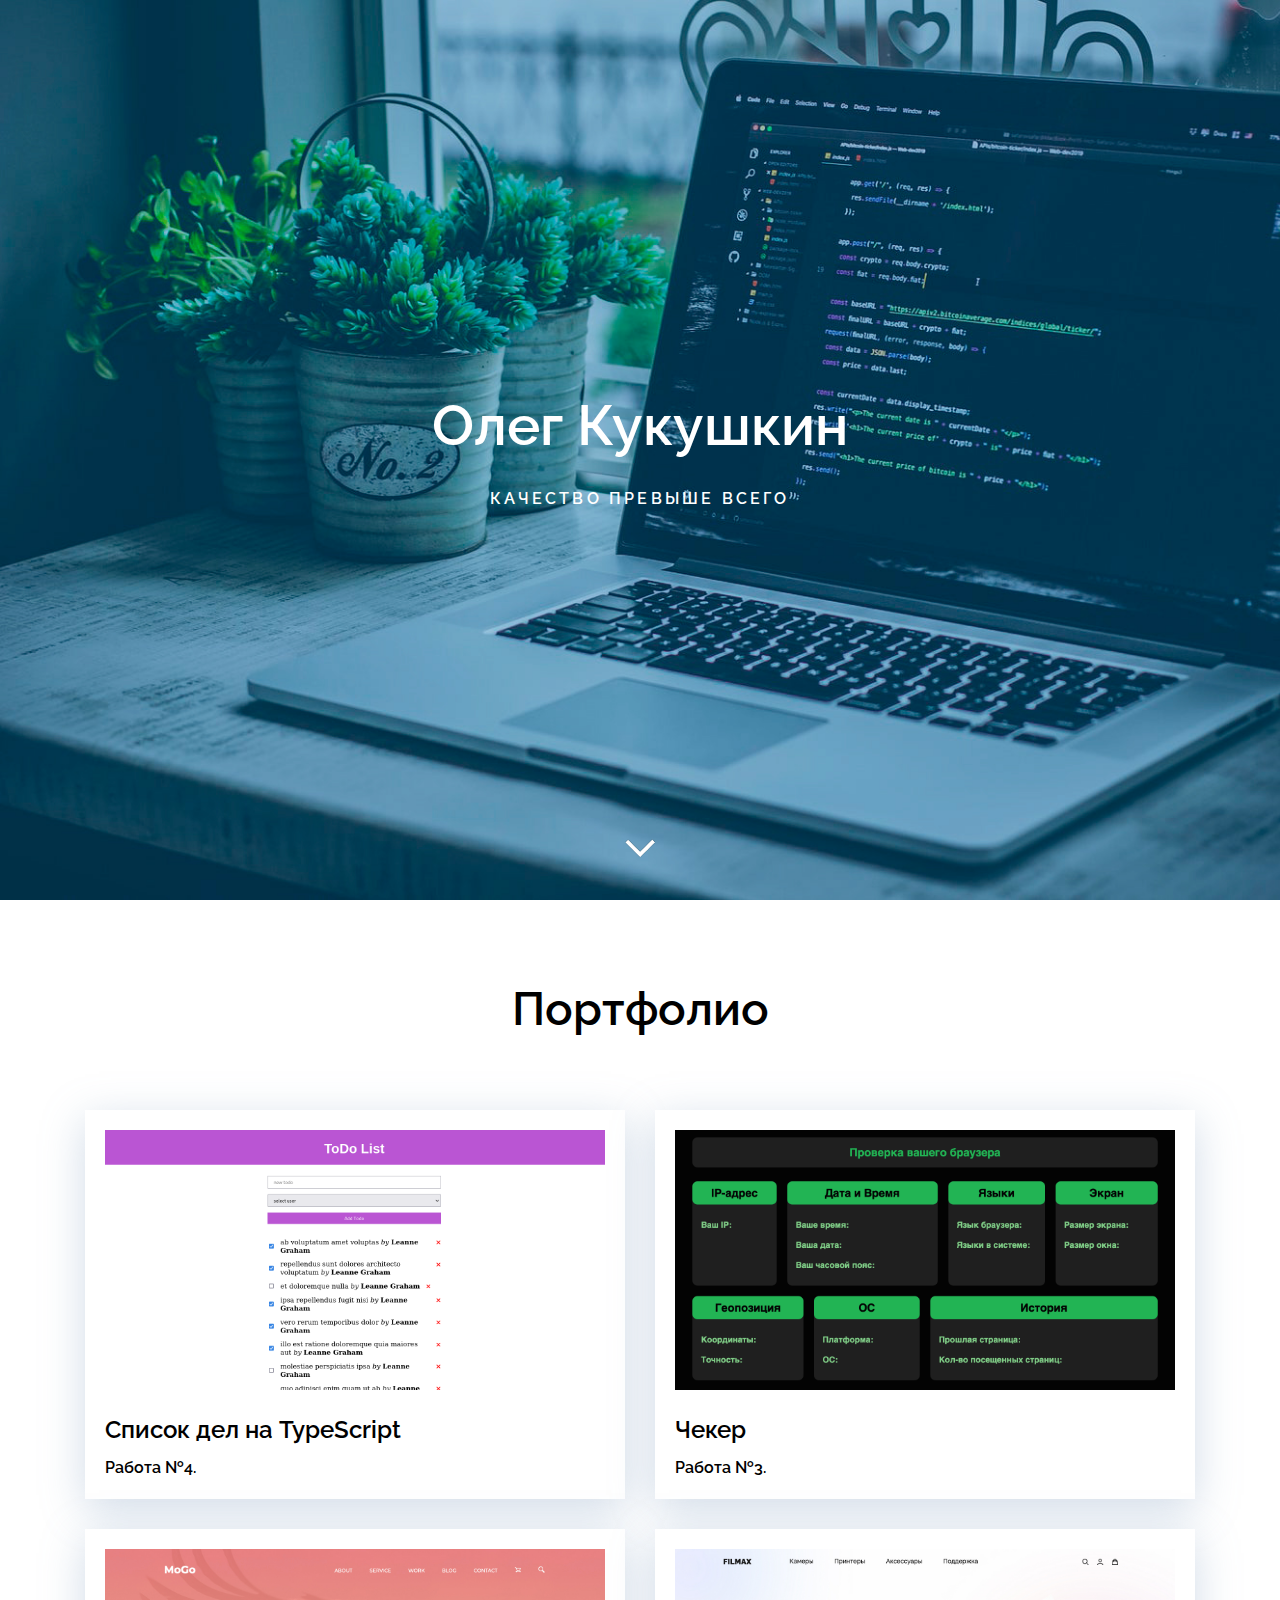
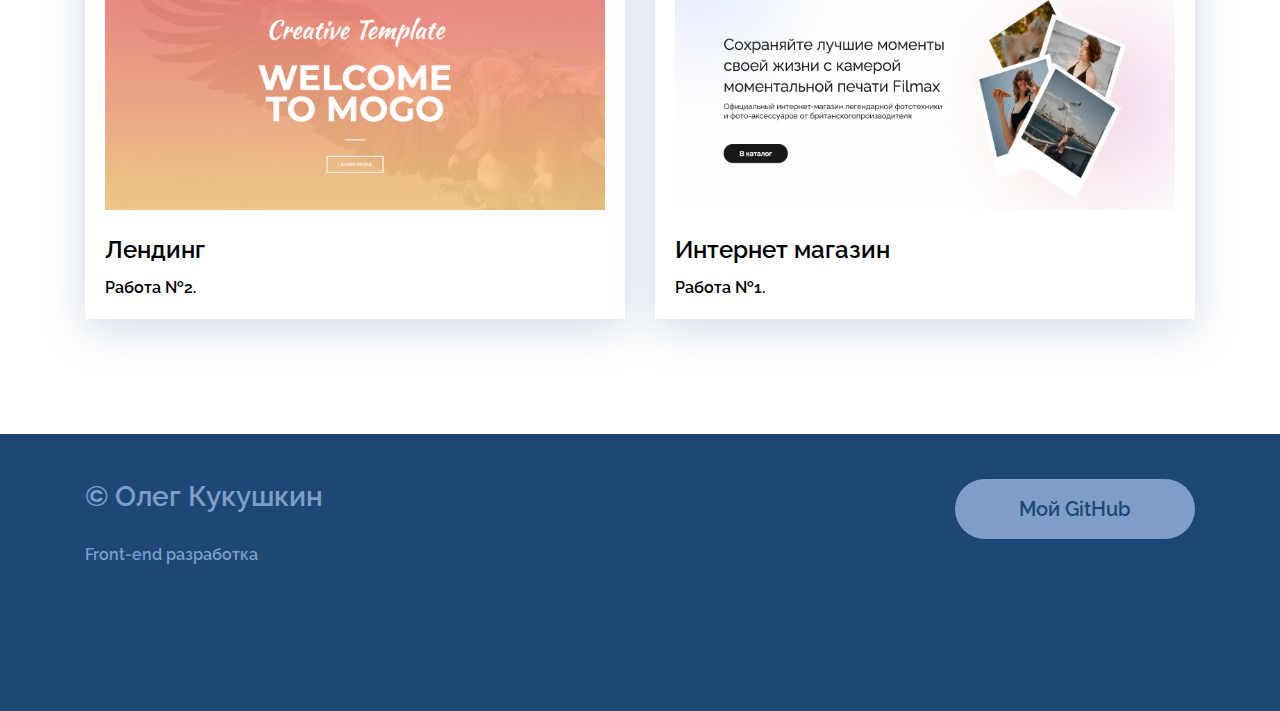
<file: index.html>
<!DOCTYPE html>
<html>
	<head>
		<meta charset="UTF-8" />
		<meta name="viewport" content="width=device-width, initial-scale=1.0" />
		<title>Сайт-портфолио</title>
		<link rel="stylesheet" href="./home/css/main.css" />
		<link rel="stylesheet" href="./home/css/media.css" />
	</head>
	<body>
		<header>
			<h1 class="header-title">Олег Кукушкин</h1>
			<p class="header-subtitle">Качество превыше всего</p>
			<a href="#portfolio" class="header-arrow">
				<img
					src="./home/img/header/arrow.png"
					alt="arrow"
					width="40px"
				/>
			</a>
		</header>

		<div class="portfolio" id="portfolio">
			<div class="container">
				<h2 class="portfolio-header">Портфолио</h2>

				<div class="portfolio-cards-wrapper">
					<div class="card">
						<a
							href="./todolist-typescript/public/index.html"
							class="card-link"
						>
							<img
								class="card-img"
								src="./home/img/portfolio/todolist.png"
								alt="Todolist"
								width="500"
							/>
							<h3 class="card-title">Список дел на TypeScript</h3>
							<p>Работа №4.</p>
						</a>
					</div>

					<div class="card">
						<a href="./checker/index.html" class="card-link">
							<img
								class="card-img"
								src="./home/img/portfolio/checker.jpg"
								alt="Чекер"
								width="500"
							/>
							<h3 class="card-title">Чекер</h3>
							<p>Работа №3.</p>
						</a>
					</div>

					<div class="card">
						<a href="./mogo/index.html" class="card-link">
							<img
								class="card-img"
								src="./home/img/portfolio/mogo.jpg"
								alt="Лендинг"
								width="500"
							/>
							<h3 class="card-title">Лендинг</h3>
							<p>Работа №2.</p>
						</a>
					</div>

					<div class="card">
						<a href="./shop/index.html" class="card-link">
							<img
								class="card-img"
								src="./home/img/portfolio/shop.jpg"
								alt="Интернет магазин"
								width="500"
							/>
							<h3 class="card-title">Интернет магазин</h3>
							<p>Работа №1.</p>
						</a>
					</div>
				</div>
			</div>
		</div>

		<footer>
			<div class="container">
				<div class="footer-row">
					<div class="footer-copyright">
						<div class="footer-copyright-name">© Олег Кукушкин</div>
						<p>Front-end разработка</p>
					</div>

					<div class="footer-button">
						<a href="https://github.com/olezhaku"
							><button class="footer-btn">Мой GitHub</button></a
						>
					</div>
				</div>
			</div>
		</footer>
	</body>
</html>
</file>
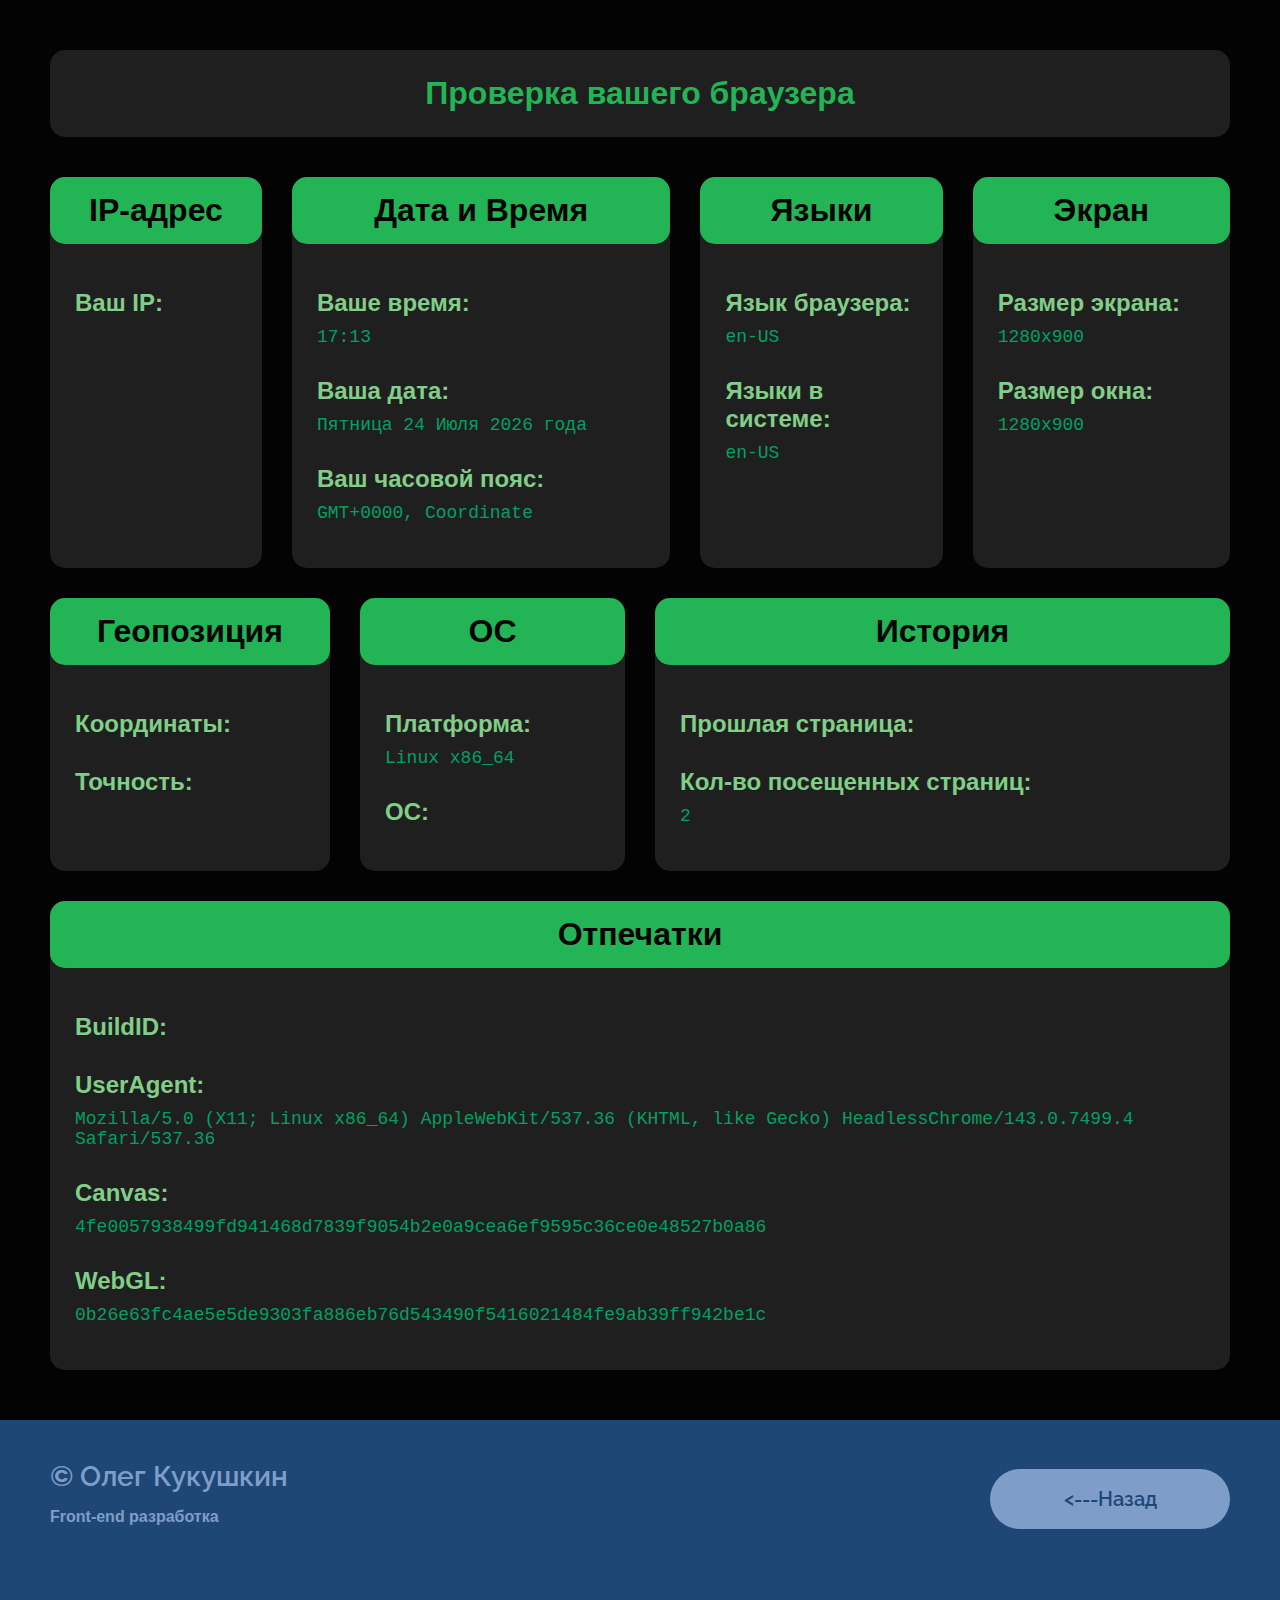
<file: checker/index.html>
<!DOCTYPE html>
<html lang="en">
<head>
    <meta charset="UTF-8">
    <meta name="viewport" content="width=device-width, initial-scale=1.0">
    <title>User Info</title>
    <link rel="stylesheet" href="./css/style.css">
    <link rel="stylesheet" href="./css/media.css">
</head>
<body>
    <div class="conteiner">
        <header>
            <h1>Проверка вашего браузера</h1>
        </header>
    
        <div class="one-section">
            <div class="card card-ip">
                <div class="card-header">
                    <h1>IP-адрес</h1>
                </div>

                <div class="card-body">
                    <h2>Ваш IP:</h2>
                    <p id="ip"></p>
                </div>
            </div>

            <div class="card card-time">
                <div class="card-header">
                    <h1>Дата и Время</h1>
                </div>

                <div class="card-body">
                    <h2>Ваше время:</h2>
                    <p id="time"></p>
        
                    <h2>Ваша дата:</h2>
                    <p id="date"></p>
        
                    <h2>Ваш часовой пояс:</h2>
                    <p id="timezone"></p>
                </div>
            </div>

            <div class="card card-lang">
                <div class="card-header">
                    <h1>Языки</h1>
                </div>

                <div class="card-body">
                    <h2>Язык браузера:</h2>
                    <p id="language"></p>
        
                    <h2>Языки в системе:</h2>
                    <p id="languages"></p>
                </div>
            </div>

            <div class="card card-display">
                <div class="card-header">
                    <h1>Экран</h1>
                </div>

                <div class="card-body">
                    <h2>Размер экрана:</h2>
                    <p id="screen-size"></p>
        
                    <h2>Размер окна:</h2>
                    <p id="window-size"></p>
                </div>
            </div>
        </div>

        <div class="two-section">
            <div class="card card-geo">
                <div class="card-header">
                    <h1>Геопозиция</h1>
                </div>

                <div class="card-body">
                    <h2>Координаты:</h2>
                    <p id="geoposition"></p>
    
                    <h2>Точность:</h2>
                    <p id="accuracy"></p>
                </div>
            </div>

            <div class="card card-os">
                <div class="card-header">
                    <h1>OC</h1>
                </div>

                <div class="card-body">
                    <h2>Платформа:</h2>
                    <p id="platform"></p>
        
                    <h2>OC:</h2>
                    <p id="oscpu"></p>
                </div>
            </div>

            <div class="card card-history">
                <div class="card-header">
                    <h1>История</h1>
                </div>
    
                <div class="card-body">
                    <h2>Прошлая страница:</h2>
                    <p id="referer"></p>
    
                    <h2>Кол-во посещенных страниц:</h2>
                    <p id="previoussites"></p>
                </div>
            </div>
        </div>
    
        <div class="card card-fingerprint">
            <div class="card-header">
                <h1>Отпечатки</h1>
            </div>

            <div class="card-body">
                <h2>BuildID:</h2>
                <p id="buildid"></p>

                <h2>UserAgent:</h2>
                <p id="useragent"></p>
    
                <h2>Canvas:</h2>
                <p id="canvas"></p>

                <h2>WebGL:</h2>
                <p id="webgl"></p>
            </div>
        </div>
    </div>

    <footer>
        <div class="footer-copyright">
            <div class="footer-copyright-name">
                © Олег Кукушкин
            </div>
            <p>
                Front-end разработка
            </p>
        </div>

        <div class="footer-button">
            <a href="../index.html"><button class="footer-btn"><---Назад</button></a>
        </div>
    </footer>
</body>
<script src="./js/userinfo.js"></script>
<script src="./js/sha256.js"></script>
<script src="./js/script.js"></script>
</html>
</file>
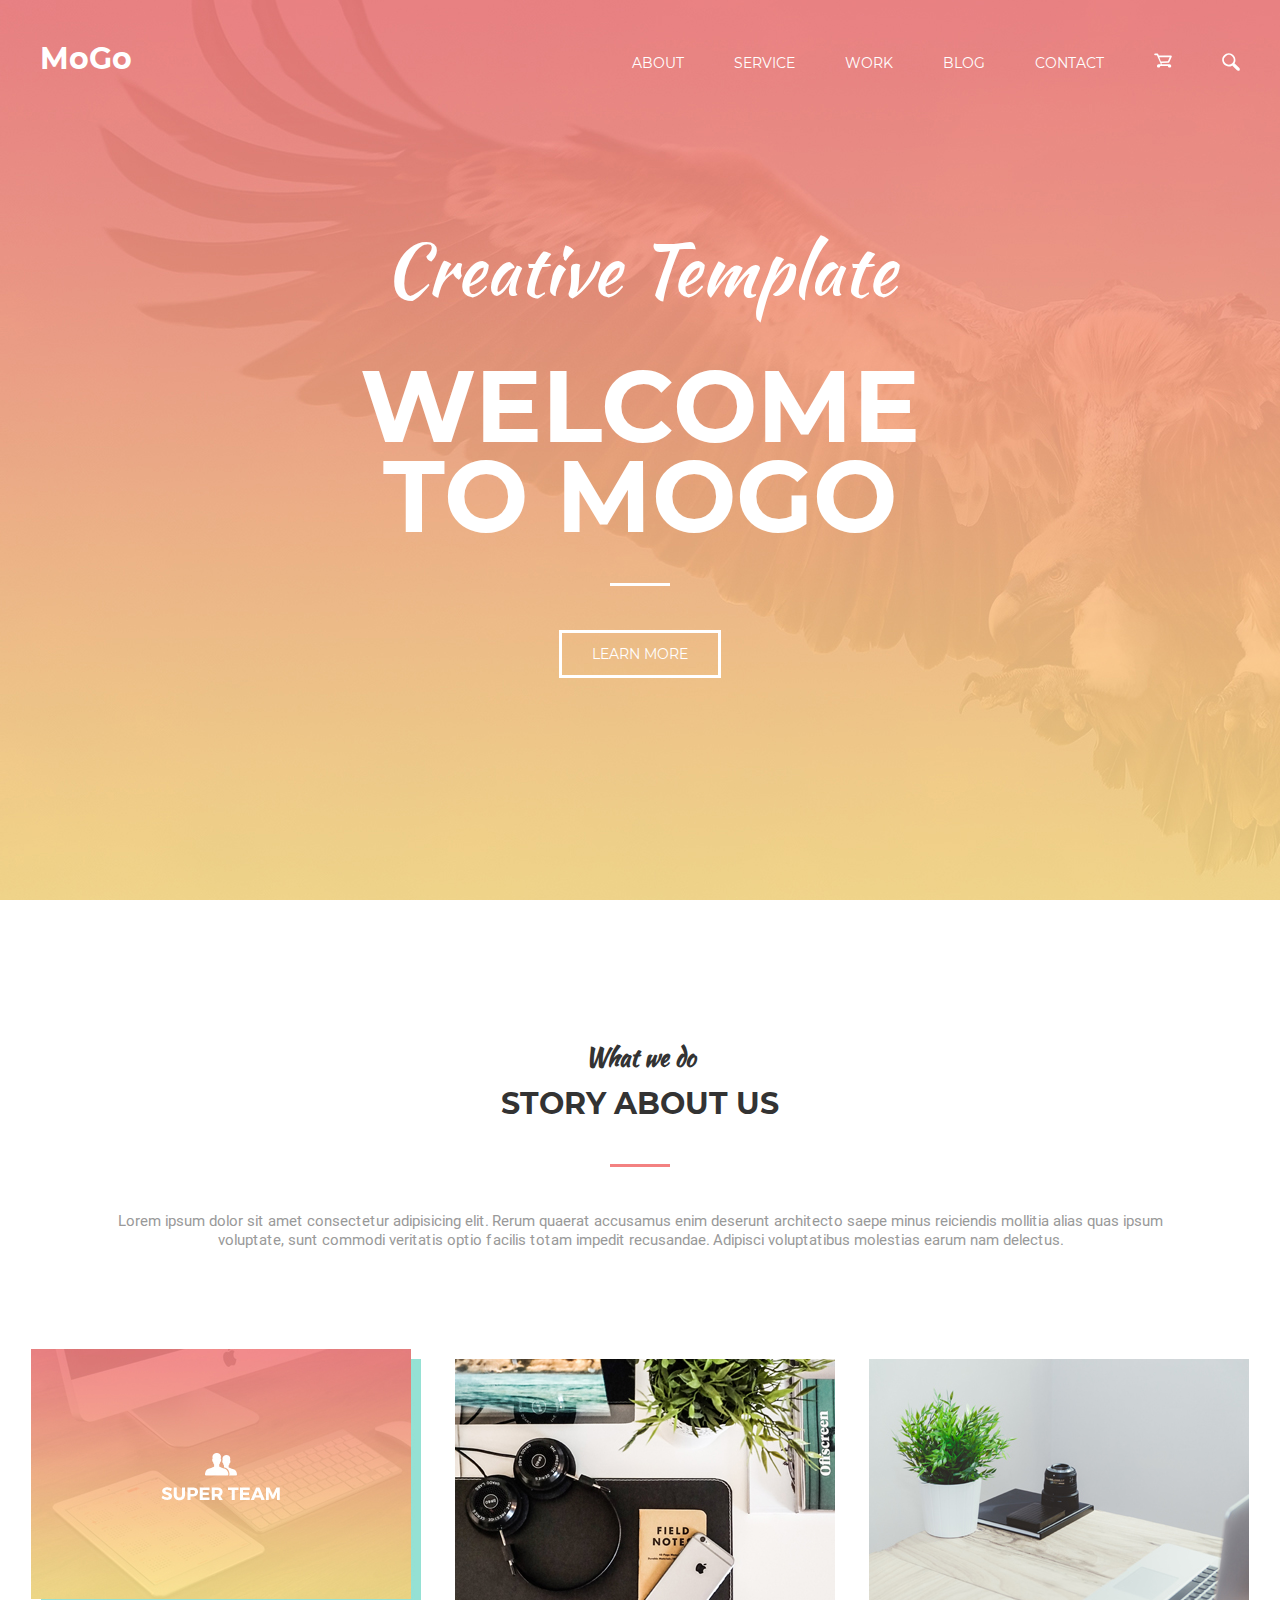
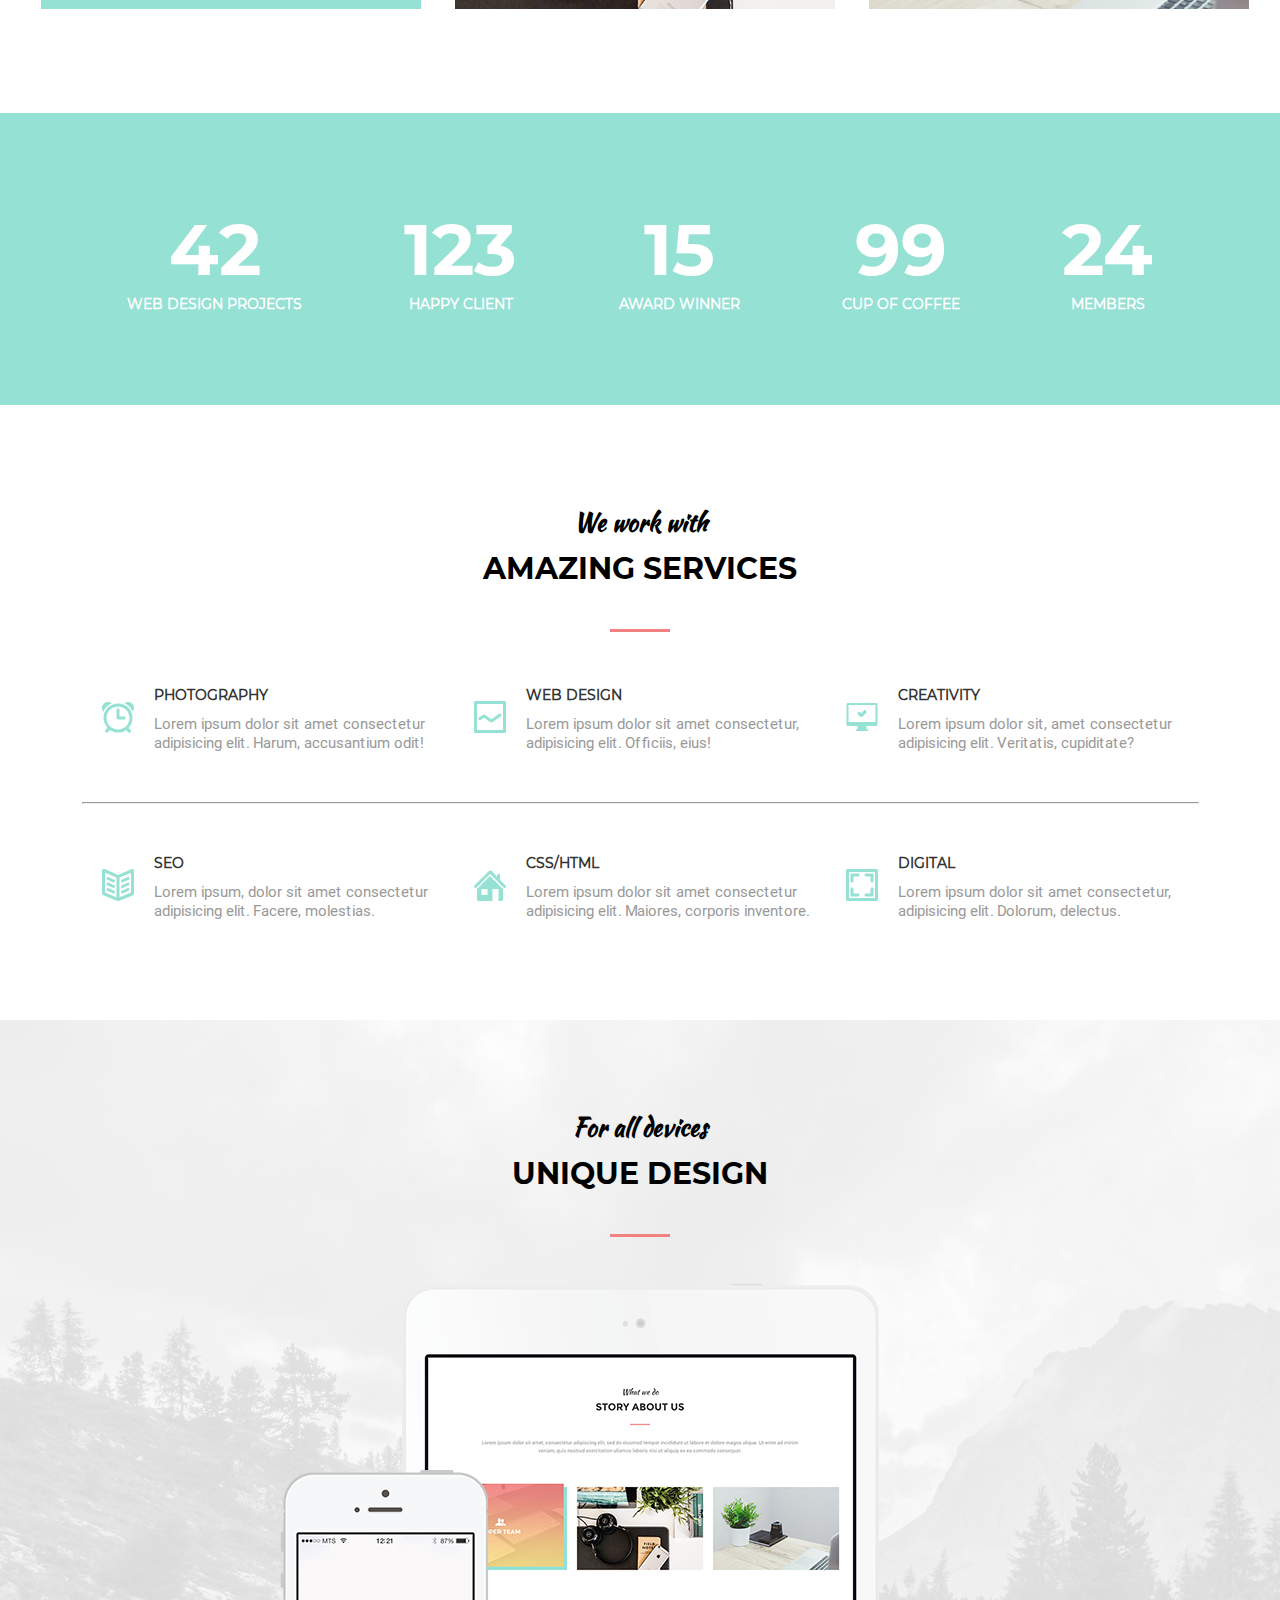
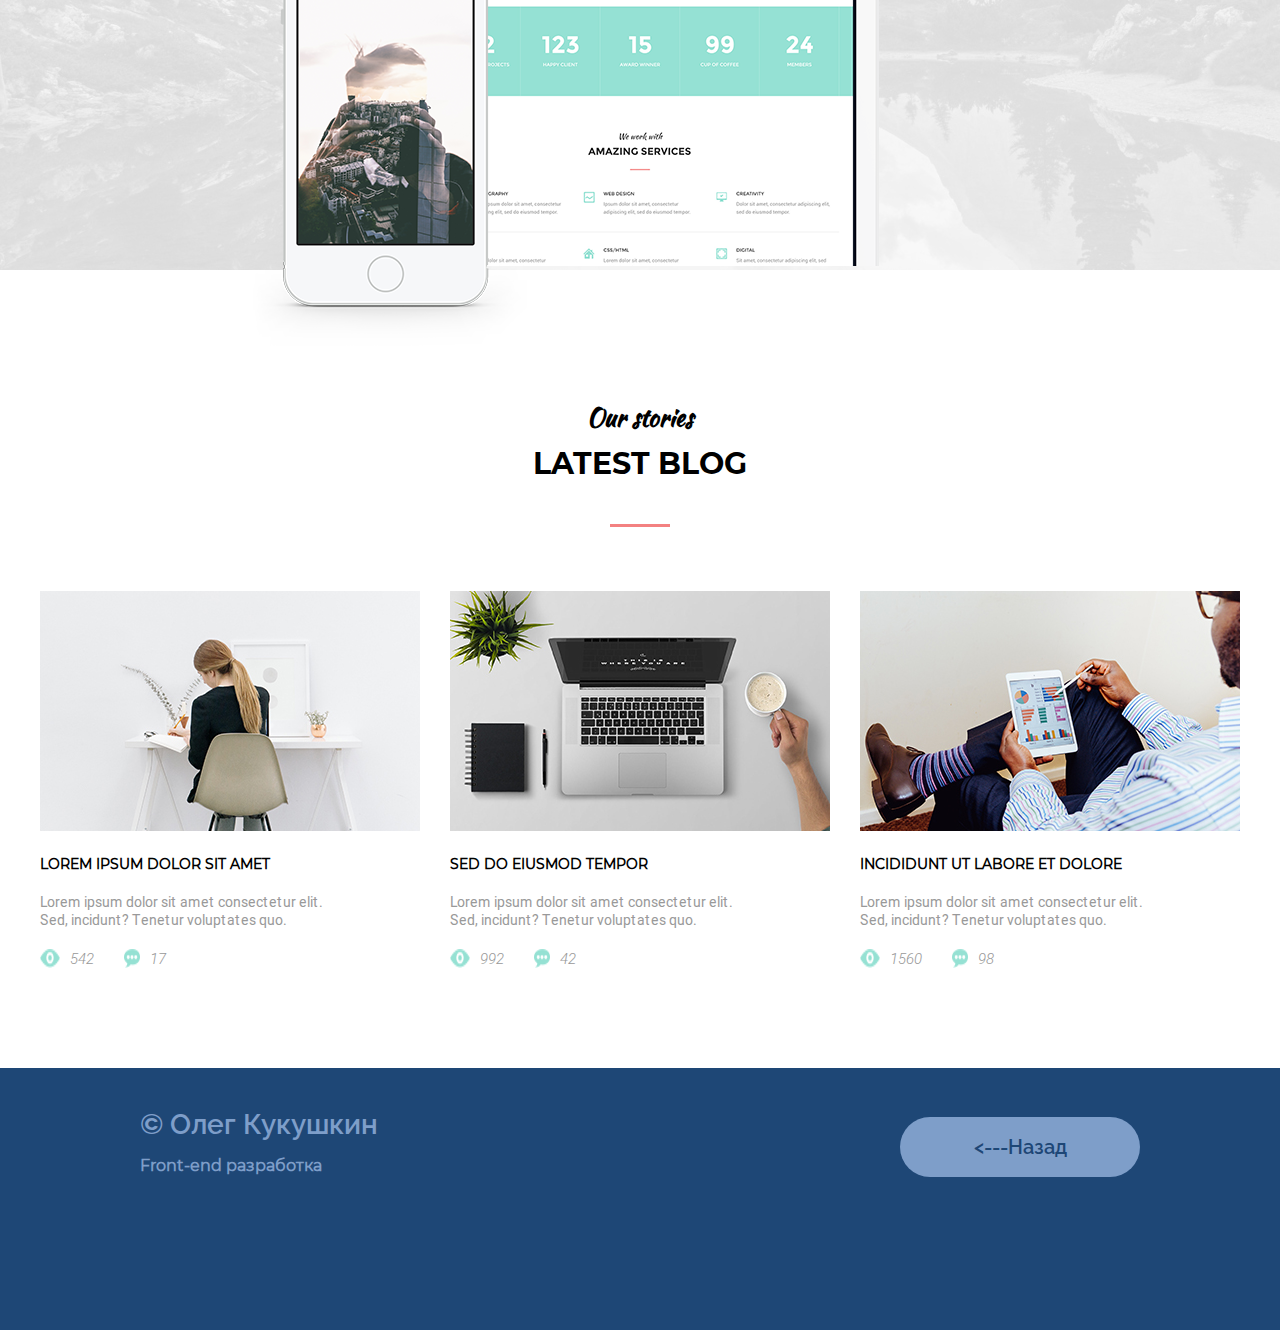
<file: mogo/index.html>
<!DOCTYPE html>
<html>
<head>
    <meta charset="UTF-8">
    <meta name="viewport" content="width=device-width, initial-scale=1.0">
    <title>MoGo</title>
    <link rel="stylesheet" href="./css/style.css">
    <link rel="stylesheet" href="./css/media.css">
</head>
<body>
    <header>
        <div class="head">
            <div class="logo">
                <ul>
                    <li><a>MoGo</a></li>
                </ul>
            </div>

            <div class="nav">
                <ul>
                    <li class="head-elem"><a class="head-elem-a" href="#">about</a></li>
                    <li class="head-elem"><a class="head-elem-a" href="#">service</a></li>
                    <li class="head-elem"><a class="head-elem-a" href="#">work</a></li>
                    <li class="head-elem"><a class="head-elem-a" href="#">blog</a></li>
                    <li class="head-elem"><a class="head-elem-a" href="#">contact</a></li>
                    <li class="head-elem"><a class="head-elem-a" id="head-elem-a-svg-1" href="#"><svg xmlns="http://www.w3.org/2000/svg" xmlns:xlink="http://www.w3.org/1999/xlink" width="18px" height="15px"><path id="nav-icons-1" fill-rule="evenodd" fill="rgb(255, 255, 255)" d="M17.725,3.662 L17.727,3.663 L15.252,9.163 L15.252,9.163 C15.130,9.434 14.866,9.627 14.554,9.647 L14.554,9.647 L7.427,10.122 L7.838,11.299 L15.600,11.299 C16.511,11.299 17.249,12.38 17.249,12.949 C17.249,13.861 16.511,14.599 15.600,14.599 C14.688,14.599 13.949,13.861 13.949,12.949 L6.249,12.949 C6.249,13.861 5.511,14.599 4.599,14.599 C3.688,14.599 2.949,13.861 2.949,12.949 C2.949,12.38 3.688,11.299 4.599,11.299 L6.90,11.299 L2.914,2.224 L1.24,2.224 C0.569,2.224 0.199,1.855 0.199,1.399 C0.199,0.944 0.569,0.574 1.24,0.574 L3.499,0.574 C3.859,0.574 4.162,0.806 4.275,1.128 L4.278,1.127 L4.759,2.499 L16.974,2.499 C17.430,2.499 17.799,2.868 17.799,3.324 C17.799,3.445 17.772,3.559 17.725,3.662 ZM5.336,4.149 L6.861,8.506 L13.950,8.34 L15.699,4.149 L5.336,4.149 Z"/></svg></a></li>
                    <li class="head-elem"><a class="head-elem-a" id="head-elem-a-svg-2" href="#"><svg xmlns="http://www.w3.org/2000/svg" xmlns:xlink="http://www.w3.org/1999/xlink" width="18px" height="18px"><path id="nav-icons-2" fill-rule="evenodd" fill="rgb(255, 255, 255)" d="M17.316,14.982 C17.615,15.281 17.799,15.693 17.799,16.149 C17.799,17.61 17.61,17.799 16.150,17.799 C15.694,17.799 15.281,17.614 14.983,17.316 L14.983,17.316 L10.147,12.480 C9.165,13.61 8.23,13.399 6.799,13.399 C3.154,13.399 0.199,10.445 0.199,6.799 C0.199,3.154 3.154,0.199 6.799,0.199 C10.445,0.199 13.399,3.154 13.399,6.799 C13.399,8.23 13.61,9.164 12.480,10.147 L17.316,14.982 L17.316,14.982 ZM6.799,1.849 C4.66,1.849 1.849,4.65 1.849,6.799 C1.849,9.533 4.66,11.749 6.799,11.749 C9.533,11.749 11.749,9.533 11.749,6.799 C11.749,4.65 9.533,1.849 6.799,1.849 Z"/></svg></a></li>
                </ul>
            </div>

            <div class="burger">
                <span></span>
            </div>
        </div>

        <div class="head-body">
            <div class="template">Creative Template</div>
            <div class="welcome">Welcome to MoGo</div>
            <div class="welcome-line"><svg xmlns="http://www.w3.org/2000/svg" xmlns:xlink="http://www.w3.org/1999/xlink" width="60px" height="3px"><path fill-rule="evenodd" fill="rgb(255, 255, 255)" d="M0.0,0.0 L59.999,0.0 L59.999,2.999 L0.0,2.999 L0.0,0.0 Z"/></svg></div>
            <div class="welcome-btn">
                <button><p>Learn more</p></button>
            </div>
        </div>
    </header>

    <div class="about">
        <h4>What we do</h4>
        <h2>story about us</h2>

        <div>
            <svg xmlns="http://www.w3.org/2000/svg" xmlns:xlink="http://www.w3.org/1999/xlink" width="60px" height="3px"><path fill-rule="evenodd"  fill="rgb(243, 129, 129)" d="M0.0,0.0 L59.999,0.0 L59.999,2.999 L0.0,2.999 L0.0,0.0 Z"/></svg>
        </div>

        <p>Lorem ipsum dolor sit amet consectetur adipisicing elit. Rerum quaerat accusamus enim deserunt architecto saepe minus reiciendis mollitia alias quas ipsum voluptate, sunt commodi veritatis optio facilis totam impedit recusandae. Adipisci voluptatibus molestias earum nam delectus.</p>
                
        <div class="about-img">
            <img src="./img/1.jpg" alt="">
            <img src="./img/2.jpg" alt="">
            <img src="./img/3.jpg" alt="">
        </div>
    </div>

    <div class="facts">
        <table>
            <tr>
                <th class="f-nums" id="f-num-1">42</th>
                <th class="f-nums" id="f-num-2">123</th>
                <th class="f-nums" id="f-num-3">15</th>
                <th class="f-nums" id="f-num-4">99</th>
                <th class="f-nums" id="f-num-5">24</th>
            </tr>
            <tr>
                <th class="f-desc">Web Design Projects</th>
                <th class="f-desc">happy client</th>
                <th class="f-desc">award winner</th>
                <th class="f-desc">cup of coffee</th>
                <th class="f-desc">members</th>
            </tr>
        </table>
    </div>

    <div class="service">
        <h4>We work with</h4>
        <h2>amazing services</h2>

        <div>
            <svg xmlns="http://www.w3.org/2000/svg" xmlns:xlink="http://www.w3.org/1999/xlink" width="60px" height="3px"><path fill-rule="evenodd"  fill="rgb(243, 129, 129)" d="M0.0,0.0 L59.999,0.0 L59.999,2.999 L0.0,2.999 L0.0,0.0 Z"/></svg>
        </div>

        <div class="service-blocks">

            <div class="s-block">
                <div class="s-picture">
                    <svg xmlns="http://www.w3.org/2000/svg" xmlns:xlink="http://www.w3.org/1999/xlink" width="32px" height="31px"><path fill-rule="evenodd"  fill="rgb(149, 225, 211)" d="M30.739,9.502 C29.156,5.806 26.193,2.843 22.497,1.260 C23.496,0.473 24.754,0.0 26.125,0.0 C29.369,0.0 31.999,2.629 31.999,5.874 C31.999,7.245 31.526,8.502 30.739,9.502 ZM30.499,15.999 C30.499,19.851 28.987,23.343 26.537,25.940 L28.565,27.967 C28.833,28.236 29.0,28.607 29.0,29.16 C29.0,29.835 28.335,30.499 27.516,30.499 C27.107,30.499 26.736,30.334 26.468,30.65 L24.289,27.886 C21.939,29.529 19.84,30.499 15.999,30.499 C12.921,30.499 10.71,29.533 7.723,27.896 L5.560,30.60 C5.289,30.331 4.914,30.499 4.499,30.499 C3.671,30.499 2.999,29.828 2.999,28.999 C2.999,28.585 3.167,28.210 3.439,27.939 L5.451,25.927 C3.7,23.331 1.499,19.845 1.499,15.999 C1.499,7.991 7.991,1.499 15.999,1.499 C24.8,1.499 30.499,7.991 30.499,15.999 ZM15.999,4.499 C9.648,4.499 4.499,9.648 4.499,15.999 C4.499,22.351 9.648,27.499 15.999,27.499 C22.351,27.499 27.499,22.351 27.499,15.999 C27.499,9.648 22.351,4.499 15.999,4.499 ZM22.0,17.499 L15.999,17.499 C15.171,17.499 14.500,16.828 14.500,15.999 L14.500,7.999 C14.500,7.171 15.171,6.499 15.999,6.499 C16.828,6.499 17.499,7.171 17.499,7.999 L17.499,14.499 L22.0,14.499 C22.828,14.499 23.499,15.171 23.499,15.999 C23.499,16.828 22.828,17.499 22.0,17.499 ZM1.287,9.705 C0.483,8.685 0.0,7.399 0.0,5.999 C0.0,2.685 2.686,0.0 5.999,0.0 C7.400,0.0 8.685,0.483 9.705,1.286 C5.930,2.904 2.904,5.930 1.287,9.705 Z"/></svg>
                </div>

                <div class="s-text">
                    <h3>photography</h3>
                    <p>Lorem ipsum dolor sit amet consectetur adipisicing elit. Harum, accusantium odit!</p>
                </div>
            </div>

            <div class="s-block">
                <div class="s-picture">
                    <svg xmlns="http://www.w3.org/2000/svg" xmlns:xlink="http://www.w3.org/1999/xlink" width="32px" height="32px"><path fill-rule="evenodd"  fill="rgb(149, 225, 211)" d="M30.499,31.999 L1.499,31.999 C0.671,31.999 0.0,31.328 0.0,30.499 L0.0,1.499 C0.0,0.671 0.671,0.0 1.499,0.0 L30.499,0.0 C31.328,0.0 32.0,0.671 32.0,1.499 L32.0,30.499 C32.0,31.328 31.328,31.999 30.499,31.999 ZM28.999,2.999 L3.0,2.999 L3.0,28.999 L28.999,28.999 L28.999,2.999 ZM5.215,16.238 L5.214,16.237 L9.214,13.737 L9.215,13.738 C9.443,13.598 9.712,13.517 9.999,13.517 C10.311,13.517 10.600,13.611 10.840,13.774 L10.845,13.765 L17.476,18.185 L25.114,12.794 C25.363,12.612 25.668,12.505 26.0,12.505 C26.828,12.505 27.499,13.176 27.499,14.5 C27.499,14.505 27.254,14.948 26.878,15.220 L26.878,15.221 L18.378,21.221 L18.378,21.220 C18.131,21.399 17.828,21.505 17.500,21.505 C17.179,21.505 16.882,21.404 16.638,21.232 L9.982,16.795 L6.846,18.755 C6.605,18.920 6.314,19.17 5.999,19.17 C5.171,19.17 4.499,18.345 4.499,17.517 C4.499,16.976 4.786,16.502 5.215,16.238 Z"/></svg>
                </div>

                <div class="s-text">
                    <h3>web design</h3>
                    <p>Lorem ipsum dolor sit amet consectetur, adipisicing elit. Officiis, eius!</p>
                </div>
            </div>

            <div class="s-block">
                <div class="s-picture">
                    <svg xmlns="http://www.w3.org/2000/svg" xmlns:xlink="http://www.w3.org/1999/xlink" width="32px" height="28px"><path fill-rule="evenodd"  fill="rgb(149, 225, 211)" d="M30.0,22.999 L22.500,22.999 L20.499,22.999 L20.499,25.499 L22.500,27.499 L22.500,27.999 L9.500,27.999 L9.500,27.499 L11.499,25.499 L11.499,22.999 L9.500,22.999 L2.0,22.999 C1.171,22.999 0.500,22.327 0.500,21.499 L0.500,1.499 C0.500,0.671 1.171,0.0 2.0,0.0 L30.0,0.0 C30.828,0.0 31.500,0.671 31.500,1.499 L31.500,21.499 C31.500,22.327 30.828,22.999 30.0,22.999 ZM29.500,1.999 L2.500,1.999 L2.500,18.999 L29.500,18.999 L29.500,1.999 ZM12.999,8.999 C13.414,8.999 13.789,9.167 14.60,9.439 L14.60,9.439 L14.999,10.378 L17.939,7.439 L17.939,7.439 C18.210,7.167 18.585,7.0 18.999,7.0 C19.828,7.0 20.499,7.671 20.499,8.499 C20.499,8.913 20.332,9.288 20.60,9.560 L20.60,9.560 L16.60,13.560 L16.60,13.560 C15.789,13.831 15.414,14.0 14.999,14.0 C14.585,14.0 14.210,13.831 13.939,13.560 L13.939,13.560 L11.939,11.560 L11.939,11.560 C11.667,11.289 11.499,10.913 11.499,10.500 C11.499,9.671 12.171,8.999 12.999,8.999 Z"/></svg>
                </div>

                <div class="s-text">
                    <h3>creativity</h3>
                    <p>Lorem ipsum dolor sit, amet consectetur adipisicing elit. Veritatis, cupiditate?</p>
                </div>
            </div>

        </div>

        <hr>

        <div class="service-blocks">

            <div class="s-block">
                <div class="s-picture">
                    <svg xmlns="http://www.w3.org/2000/svg" xmlns:xlink="http://www.w3.org/1999/xlink" width="32px" height="32px"><path fill-rule="evenodd"  fill="rgb(149, 225, 211)" d="M31.64,25.889 L16.593,31.877 C16.411,31.955 16.210,32.0 15.999,32.0 C15.789,32.0 15.588,31.955 15.406,31.877 L0.935,25.889 C0.386,25.666 0.0,25.128 0.0,24.499 L0.0,1.499 C0.0,0.671 0.671,0.0 1.499,0.0 C1.703,0.0 1.896,0.40 2.73,0.113 L2.73,0.113 L2.75,0.115 C2.80,0.116 2.84,0.118 2.89,0.120 L15.999,5.876 L29.910,0.120 C29.914,0.118 29.919,0.116 29.923,0.115 L29.926,0.113 L29.926,0.113 C30.103,0.40 30.296,0.0 30.499,0.0 C31.328,0.0 31.999,0.671 31.999,1.499 L31.999,24.499 C31.999,25.128 31.613,25.666 31.64,25.889 ZM14.499,8.502 L2.999,3.743 L2.999,23.496 L14.499,28.255 L14.499,8.502 ZM29.0,3.743 L17.499,8.502 L17.499,28.255 L29.0,23.496 L29.0,3.743 ZM19.879,10.634 L25.379,8.134 L25.379,8.134 C25.568,8.47 25.778,7.999 25.999,7.999 C26.828,7.999 27.500,8.671 27.500,9.499 C27.500,10.106 27.139,10.629 26.620,10.865 L26.620,10.865 L21.120,13.365 L21.120,13.365 C20.931,13.451 20.721,13.499 20.500,13.499 C19.671,13.499 18.999,12.828 18.999,11.999 C18.999,11.392 19.360,10.870 19.879,10.634 ZM19.879,16.134 L19.879,16.134 L25.379,13.634 L25.379,13.634 C25.568,13.548 25.778,13.499 25.999,13.499 C26.828,13.499 27.500,14.171 27.500,14.999 C27.500,15.606 27.139,16.129 26.620,16.365 L21.120,18.865 L21.120,18.864 C20.931,18.951 20.721,18.999 20.500,18.999 C19.671,18.999 18.999,18.327 18.999,17.500 C18.999,16.892 19.360,16.370 19.879,16.134 ZM19.879,21.634 L19.879,21.634 L25.379,19.134 L25.379,19.134 C25.568,19.47 25.778,18.999 25.999,18.999 C26.828,18.999 27.500,19.671 27.500,20.499 C27.500,21.106 27.139,21.629 26.620,21.865 L26.620,21.865 L21.120,24.365 L21.120,24.365 C20.931,24.451 20.721,24.499 20.500,24.499 C19.671,24.499 18.999,23.828 18.999,22.999 C18.999,22.392 19.360,21.870 19.879,21.634 ZM6.0,7.999 C6.221,7.999 6.431,8.47 6.620,8.134 L6.620,8.134 L12.120,10.634 L12.120,10.634 C12.639,10.870 13.0,11.392 13.0,11.999 C13.0,12.828 12.328,13.499 11.499,13.499 C11.278,13.499 11.68,13.451 10.879,13.365 L10.879,13.365 L5.379,10.865 L5.379,10.865 C4.860,10.629 4.499,10.106 4.499,9.499 C4.499,8.671 5.171,7.999 6.0,7.999 ZM6.0,13.499 C6.221,13.499 6.431,13.548 6.620,13.634 L6.620,13.634 L12.120,16.134 L12.120,16.134 C12.639,16.370 13.0,16.892 13.0,17.500 C13.0,18.327 12.328,18.999 11.499,18.999 C11.278,18.999 11.68,18.951 10.879,18.864 L10.879,18.865 L5.379,16.365 L5.379,16.365 C4.860,16.129 4.499,15.606 4.499,14.999 C4.499,14.171 5.171,13.499 6.0,13.499 ZM6.0,18.999 C6.221,18.999 6.431,19.47 6.620,19.134 L6.620,19.134 L12.120,21.634 L12.120,21.634 C12.639,21.870 13.0,22.392 13.0,22.999 C13.0,23.828 12.328,24.499 11.499,24.499 C11.278,24.499 11.68,24.451 10.879,24.365 L10.879,24.365 L5.379,21.865 L5.379,21.865 C4.860,21.629 4.499,21.106 4.499,20.499 C4.499,19.671 5.171,18.999 6.0,18.999 Z"/></svg>
                </div>

                <div class="s-text">
                    <h3>seo</h3>
                    <p>Lorem ipsum, dolor sit amet consectetur adipisicing elit. Facere, molestias.</p>
                </div>
            </div>

            <div class="s-block">
                <div class="s-picture">
                    <svg xmlns="http://www.w3.org/2000/svg" xmlns:xlink="http://www.w3.org/1999/xlink" width="32px" height="31px"><path fill-rule="evenodd"  fill="rgb(149, 225, 211)" d="M31.999,16.499 C31.999,17.328 31.328,17.999 30.499,17.999 C30.104,17.999 29.748,17.843 29.480,17.594 L29.476,17.597 L16.38,4.159 L16.38,4.158 L15.999,4.122 L15.999,4.121 L2.553,17.568 L2.553,17.567 C2.282,17.834 1.910,17.999 1.500,17.999 C0.671,17.999 0.0,17.328 0.0,16.499 C0.0,16.74 0.177,15.691 0.460,15.418 L14.918,0.960 C15.191,0.676 15.575,0.499 15.999,0.499 L15.999,0.499 L15.999,0.499 C16.0,0.499 16.0,0.499 16.0,0.499 C16.27,0.499 16.53,0.500 16.79,0.501 C16.83,0.501 16.87,0.502 16.92,0.502 C16.114,0.504 16.137,0.506 16.159,0.508 C16.160,0.508 16.162,0.508 16.163,0.509 C16.531,0.549 16.858,0.721 17.96,0.977 L17.97,0.976 L22.999,6.878 L22.999,5.499 C22.999,4.671 23.671,3.999 24.499,3.999 C25.328,3.999 25.999,4.671 25.999,5.499 L25.999,9.878 L31.597,15.476 L31.594,15.480 C31.844,15.747 31.999,16.104 31.999,16.499 ZM28.999,18.999 L28.999,23.499 L28.999,25.499 L28.999,29.499 C28.999,30.328 28.328,30.999 27.500,30.999 L24.499,30.999 L24.499,18.999 L18.500,18.999 L18.500,30.999 L4.500,30.999 C3.671,30.999 3.0,30.328 3.0,29.499 L3.0,25.499 L3.0,23.499 L3.0,18.999 L15.999,5.999 L28.999,18.999 ZM13.499,18.999 L7.499,18.999 L7.499,25.0 L13.499,25.0 L13.499,18.999 Z"/></svg>
                </div>

                <div class="s-text">
                    <h3>css/html</h3>
                    <p>Lorem ipsum dolor sit amet consectetur adipisicing elit. Maiores, corporis inventore.</p>
                </div>
            </div>

            <div class="s-block">
                <div class="s-picture">
                    <svg xmlns="http://www.w3.org/2000/svg" xmlns:xlink="http://www.w3.org/1999/xlink" width="32px" height="32px"><path fill-rule="evenodd"  fill="rgb(149, 225, 211)" d="M30.500,32.0 L1.500,32.0 C0.671,32.0 0.0,31.328 0.0,30.499 L0.0,1.499 C0.0,0.671 0.671,0.0 1.500,0.0 L30.500,0.0 C31.328,0.0 32.0,0.671 32.0,1.499 L32.0,30.499 C32.0,31.328 31.328,32.0 30.500,32.0 ZM29.0,2.999 L2.999,2.999 L2.999,28.999 L29.0,28.999 L29.0,2.999 ZM6.500,4.499 L11.999,4.499 L11.999,4.499 C12.828,4.499 13.499,5.171 13.499,5.999 C13.499,6.828 12.828,7.499 11.999,7.499 L11.999,7.499 L7.500,7.499 L7.500,11.999 L7.500,11.999 C7.500,12.828 6.828,13.499 5.999,13.499 C5.171,13.499 4.499,12.828 4.499,11.999 L4.499,11.999 L4.499,6.499 L4.499,6.499 L4.499,4.499 L6.500,4.499 L6.500,4.499 ZM4.499,19.999 L4.499,19.999 C4.499,19.171 5.171,18.499 5.999,18.499 C6.828,18.499 7.500,19.171 7.500,19.999 L7.500,19.999 L7.500,24.499 L11.999,24.499 L11.999,24.499 C12.828,24.499 13.499,25.171 13.499,25.999 C13.499,26.828 12.828,27.499 11.999,27.499 L11.999,27.499 L6.500,27.499 L6.500,27.499 L4.499,27.499 L4.499,25.499 L4.499,25.499 L4.499,19.999 ZM19.999,4.499 L20.0,4.499 L25.499,4.499 L25.499,4.499 L27.499,4.499 L27.499,6.499 L27.499,6.499 L27.499,11.999 L27.499,11.999 C27.499,12.828 26.828,13.499 25.999,13.499 C25.171,13.499 24.499,12.828 24.499,11.999 L24.499,11.999 L24.499,7.499 L19.999,7.499 L19.999,7.499 C19.171,7.499 18.499,6.828 18.499,5.999 C18.499,5.171 19.171,4.499 19.999,4.499 ZM19.999,24.499 L19.999,24.499 L24.499,24.499 L24.499,19.999 L24.499,19.999 C24.499,19.171 25.171,18.499 25.999,18.499 C26.828,18.499 27.499,19.171 27.499,19.999 L27.499,19.999 L27.499,25.499 L27.499,25.499 L27.499,27.499 L25.499,27.499 L25.499,27.499 L20.0,27.499 L19.999,27.499 C19.171,27.499 18.499,26.828 18.499,25.999 C18.499,25.171 19.171,24.499 19.999,24.499 Z"/></svg>
                </div>

                <div class="s-text">
                    <h3>digital</h3>
                    <p>Lorem ipsum dolor sit amet consectetur, adipisicing elit. Dolorum, delectus.</p>
                </div>
            </div>

        </div>
    </div>

    <div class="feauture">
        <h4>For all devices</h4>
        <h2>Unique design</h2>

        <div>
            <svg xmlns="http://www.w3.org/2000/svg" xmlns:xlink="http://www.w3.org/1999/xlink" width="60px" height="3px"><path fill-rule="evenodd"  fill="rgb(243, 129, 129)" d="M0.0,0.0 L59.999,0.0 L59.999,2.999 L0.0,2.999 L0.0,0.0 Z"/></svg>
        </div>

        <div class="f-img">
            <img src="./img/display.png" alt="">
        </div>
        <div class="f-phone">
            <img src="./img/White.png" alt="">
        </div>
    </div>  

    <div class="blog">
        <h4>Our stories</h4>
        <h2>Latest blog</h2>

        <div>
            <svg xmlns="http://www.w3.org/2000/svg" xmlns:xlink="http://www.w3.org/1999/xlink" width="60px" height="3px"><path fill-rule="evenodd"  fill="rgb(243, 129, 129)" d="M0.0,0.0 L59.999,0.0 L59.999,2.999 L0.0,2.999 L0.0,0.0 Z"/></svg>
        </div>

        <div class="blog-section">
            <div class="blog-card">
                <img src="./img/woman.jpg" alt="">
                <div class="blog-text">
                    <h1>Lorem ipsum dolor sit amet</h1>
                    <p>Lorem ipsum dolor sit amet consectetur elit. Sed, incidunt? Tenetur voluptates quo.</p>
                    
                </div>
                
                <div class="info-view">
                    <img src="./img/VIEW.png" alt="">
                    <p>542</p>
                    <img src="./img/Message.png" alt="">
                    <p>17</p>
                </div>
                
            </div>

            <div class="blog-card">
                <img src="./img/mac.jpg" alt="">
                <div class="blog-text">
                    <h1>sed do eiusmod tempor</h1>
                    <p>Lorem ipsum dolor sit amet consectetur elit. Sed, incidunt? Tenetur voluptates quo.</p>
                </div>

                <div class="info-view">
                    <img src="./img/VIEW.png" alt="">
                    <p>992</p>
                    <img src="./img/Message.png" alt="">
                    <p>42</p>
                </div>
            </div>

            <div class="blog-card">
                <img src="./img/man.jpg" alt="">
                <div class="blog-text">
                    <h1>incididunt ut labore et dolore</h1>
                    <p>Lorem ipsum dolor sit amet consectetur elit. Sed, incidunt? Tenetur voluptates quo.</p>
                </div>

                <div class="info-view">
                    <img src="./img/VIEW.png" alt="">
                    <p>1560</p>
                    <img src="./img/Message.png" alt="">
                    <p>98</p>
                </div>
            </div>
        </div>
    </div>

    <footer>
        <div class="footer-copyright">
            <div class="footer-copyright-name">
                © Олег Кукушкин
            </div>
            <p>
                Front-end разработка
            </p>
        </div>

        <div class="footer-button">
            <a href="../index.html"><button class="footer-btn"><---Назад</button></a>
        </div>
    </footer>
</body>
<script src="./js/script.js"></script>
</html>
</file>
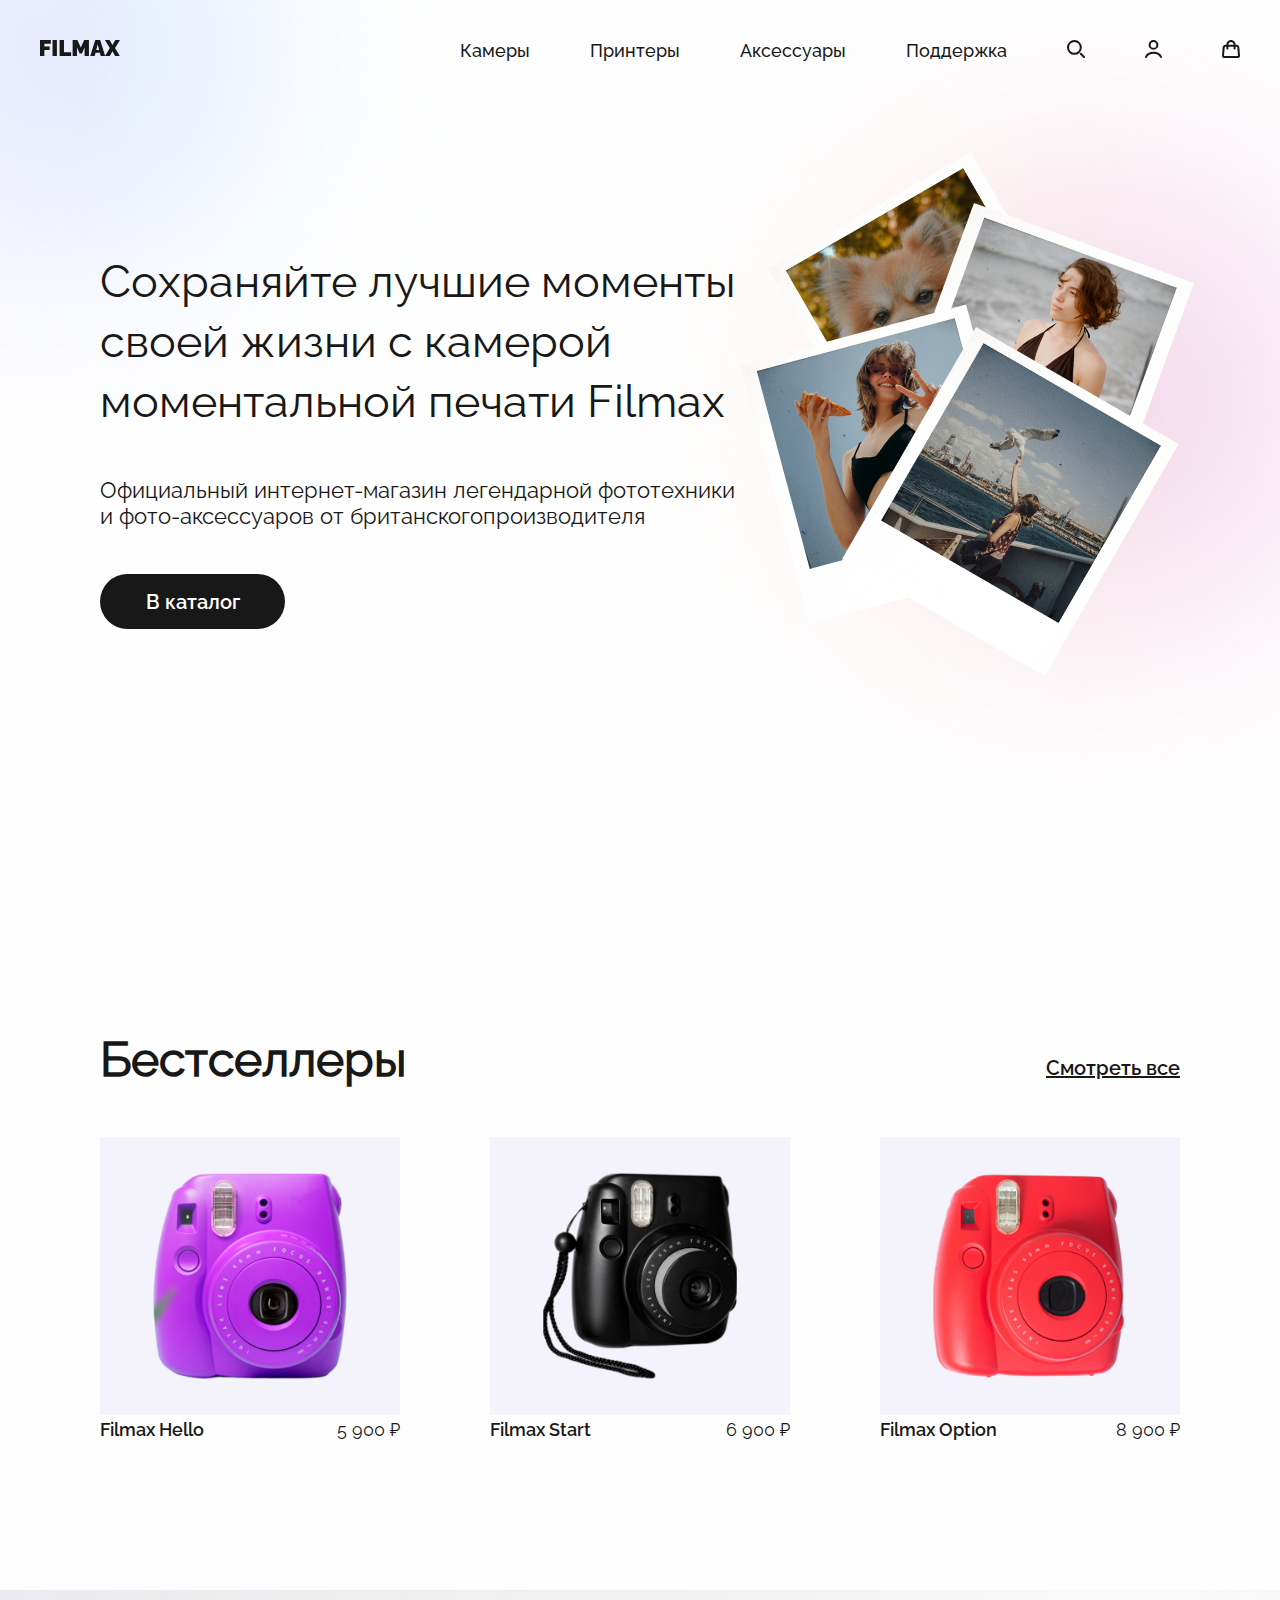
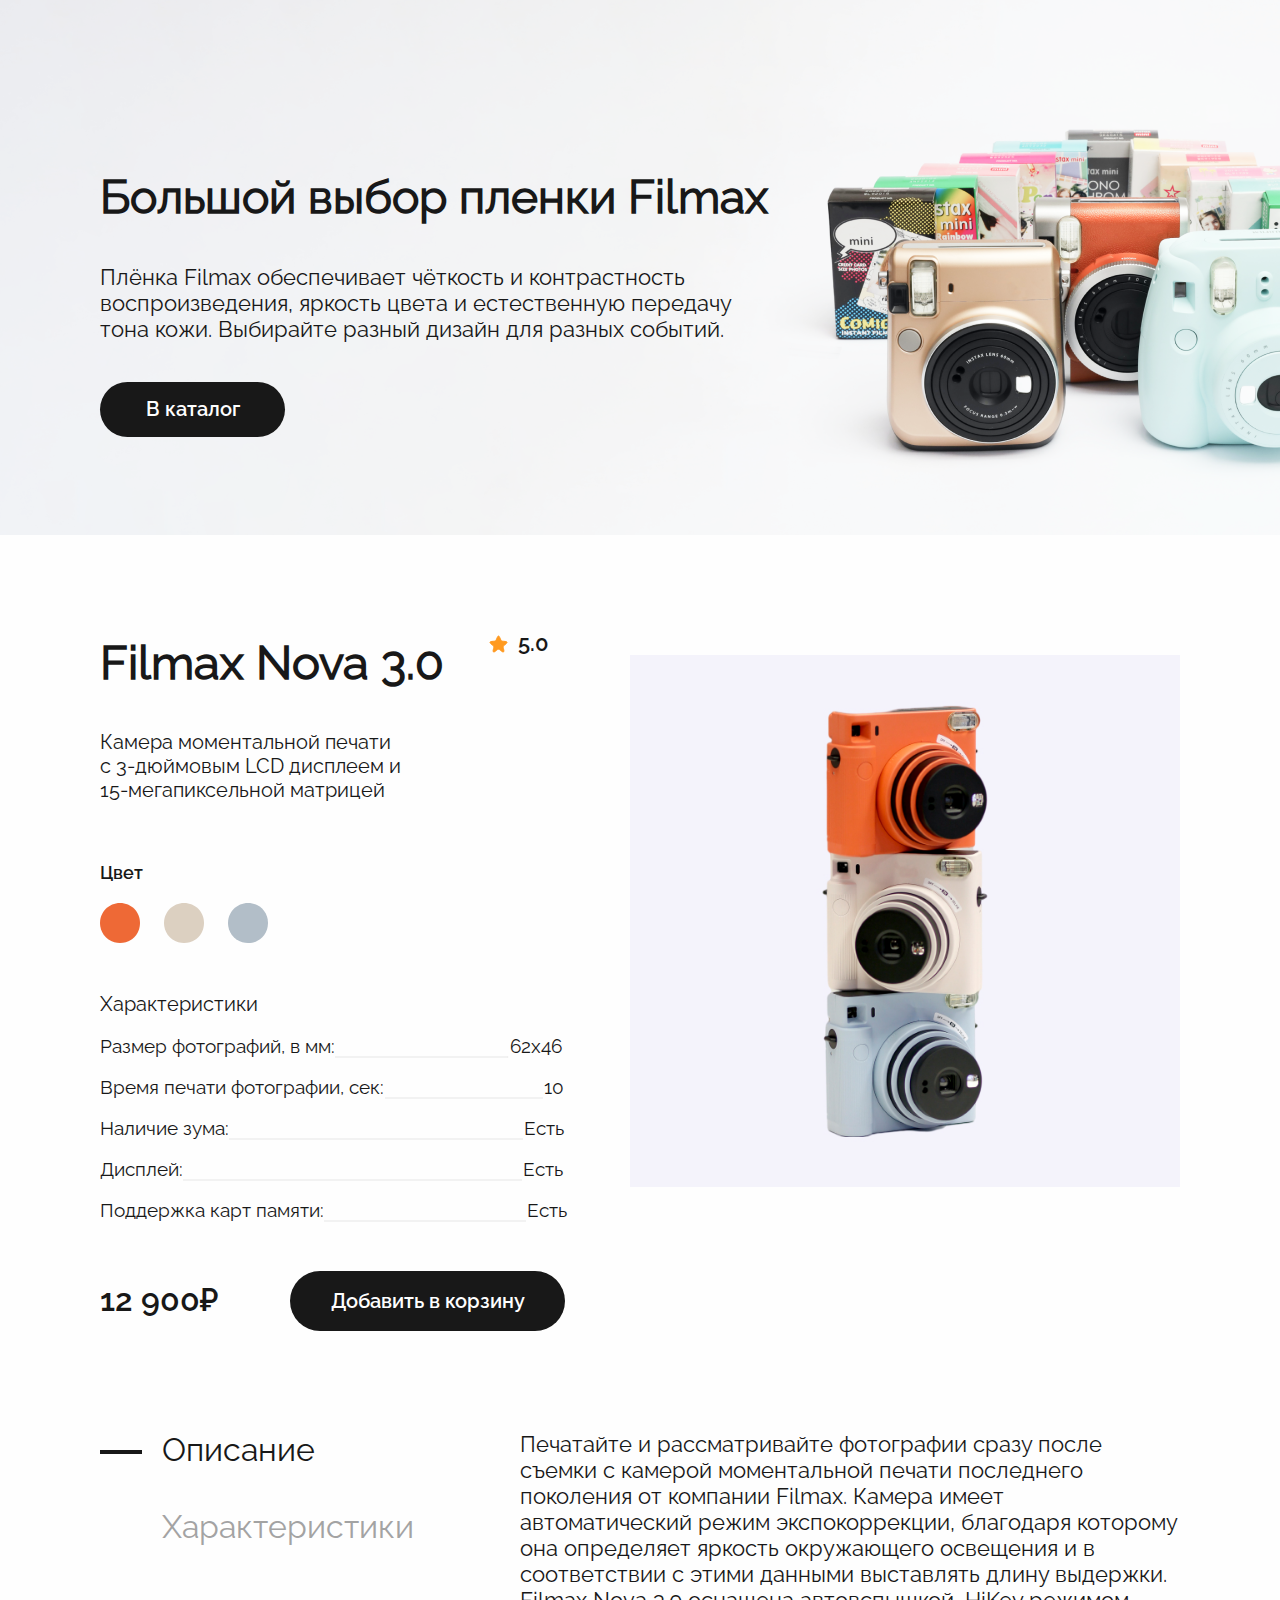
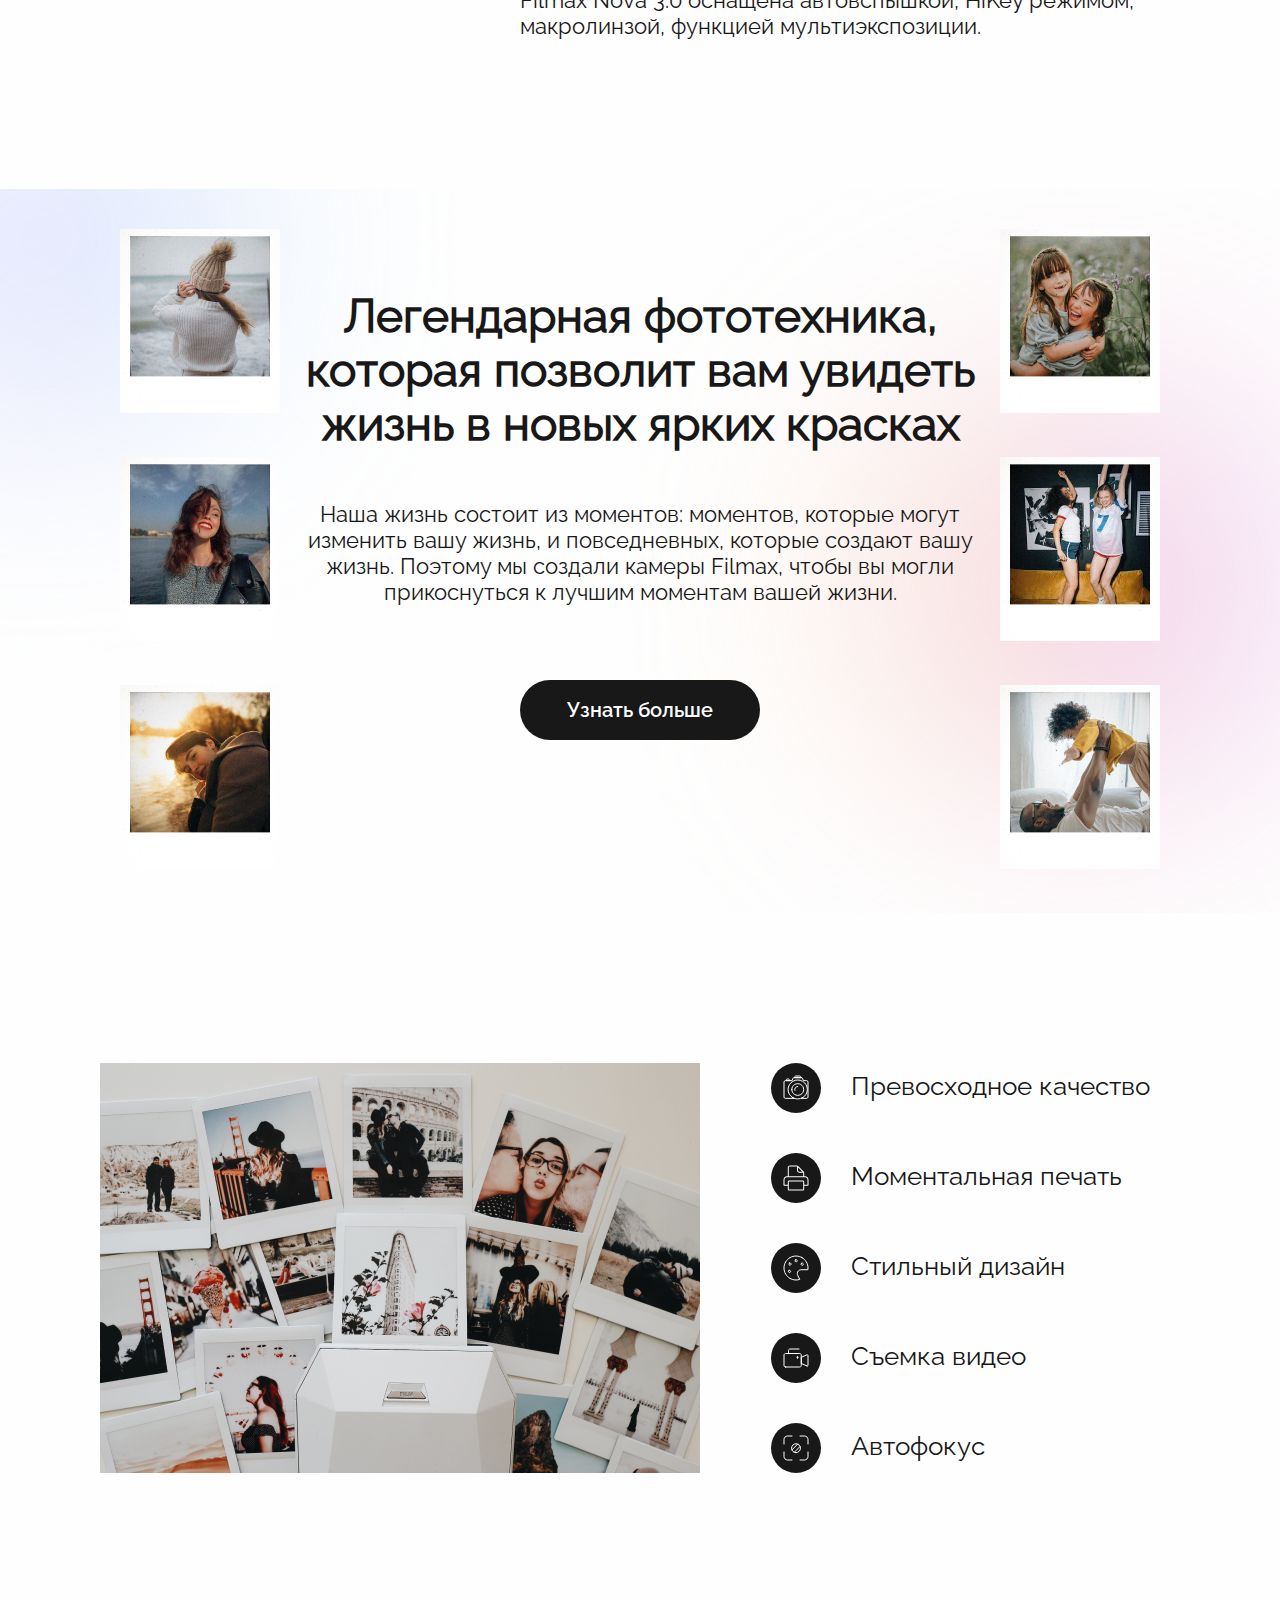
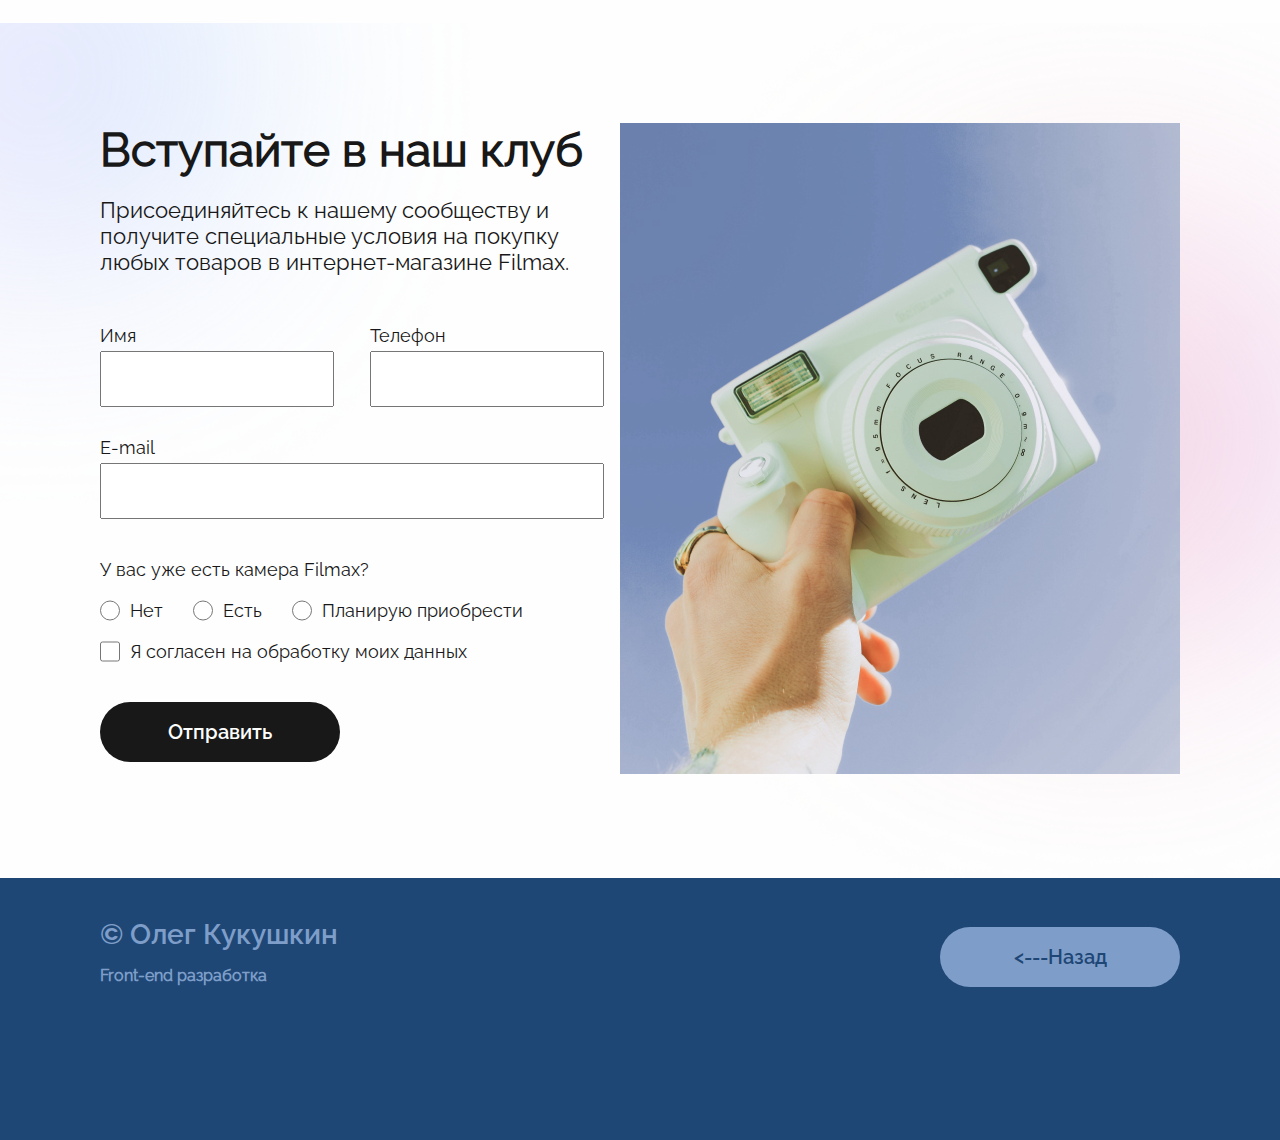
<file: shop/index.html>
<!DOCTYPE html>
<html>
<head>
    <meta charset="UTF-8">
    <meta name="viewport" content="width=device-width, initial-scale=1.0">
    <title>Filmax</title>
    <link rel="stylesheet" href="./css/styles.css">
    <link rel="stylesheet" href="./css/media.css">
</head>
<body>
    <header>
        <div class="head">
            <div class="logo">
                <svg width="80" height="16" viewBox="0 0 80 16" fill="none" xmlns="http://www.w3.org/2000/svg"><path d="M0 16V0H10.8423V3.83099H4.34138V6.49014H9.64009V10.0507H4.34138V16H0Z" fill="#181818"/><path d="M12.545 16V0H16.8863V16H12.545Z" fill="#181818"/><path d="M19.611 16V0H23.9524V12.169H31.1212V16H19.611Z" fill="#181818"/><path d="M44.5898 16V7.57183L41.9404 13.4986H39.625L36.9756 7.57183V16H32.6343V0H37.3764L40.7827 7.52676L44.2113 0H48.9311V16H44.5898Z" fill="#181818"/><path d="M55.2877 0H60.1411L65.1727 16H60.7645L59.8072 12.8676H55.5994L54.6643 16H50.2339L55.2877 0ZM59.117 9.93803L57.7144 4.30422L56.245 9.93803H59.117Z" fill="#181818"/><path d="M69.5807 0L72.4527 5.04789L75.3247 0H80L75.0352 8.11268L79.8219 16H75.1466L72.4527 11.1775L69.7588 16H65.0612L69.8479 8.11268L64.8831 0H69.5807Z" fill="#181818"/></svg>
            </div>
            
            <div class="nav">
                <ul>
                    <li>Камеры</li>
                    <li>Принтеры</li>
                    <li>Аксессуары</li>
                    <li>Поддержка</li>
                    <li>
                        <svg width="18" height="18" viewBox="0 0 18 18" fill="none" xmlns="http://www.w3.org/2000/svg"><path d="M17 17L13.8 13.8M13.8 7.4C13.8 10.9346 10.9346 13.8 7.4 13.8C3.86538 13.8 1 10.9346 1 7.4C1 3.86538 3.86538 1 7.4 1C10.9346 1 13.8 3.86538 13.8 7.4Z" stroke="#181818" stroke-width="2" stroke-linecap="round"/></svg>
                    </li>
                    <li>
                        <svg width="17" height="18" viewBox="0 0 17 18" fill="none" xmlns="http://www.w3.org/2000/svg"><path d="M16 17C15.5576 15.7589 14.5828 14.6622 13.2268 13.88C11.8707 13.0978 10.2092 12.6738 8.5 12.6738C6.79075 12.6738 5.12927 13.0978 3.77323 13.88C2.41719 14.6622 1.44239 15.7589 1 17M12.3823 4.89127C12.3823 7.04035 10.6441 8.78253 8.5 8.78253C6.35587 8.78253 4.61771 7.04035 4.61771 4.89127C4.61771 2.74218 6.35587 1 8.5 1C10.6441 1 12.3823 2.74218 12.3823 4.89127Z" stroke="#181818" stroke-width="2" stroke-linecap="round"/></svg>
                    </li>
                    <li>
                        <svg width="18" height="18" viewBox="0 0 18 18" fill="none" xmlns="http://www.w3.org/2000/svg"><path d="M4.39705 8.52941C4.39705 9.0817 4.84476 9.52941 5.39705 9.52941C5.94933 9.52941 6.39705 9.0817 6.39705 8.52941H4.39705ZM5.39705 4.76471L6.39705 4.76471L5.39705 4.76471ZM12.603 4.76471H13.603V4.76471L12.603 4.76471ZM11.603 8.52941C11.603 9.0817 12.0507 9.52941 12.603 9.52941C13.1552 9.52941 13.603 9.0817 13.603 8.52941H11.603ZM9 1V2V1ZM1.05595 14.9613L2.05278 15.0408L1.05595 14.9613ZM16.9441 14.9613L17.9409 14.8818L16.9441 14.9613ZM16.4812 9.15795L15.4844 9.23745L16.4812 9.15795ZM1.51878 9.15795L0.52195 9.07845L1.51878 9.15795ZM6.39705 8.52941L6.39705 4.76471L4.39705 4.76471L4.39705 8.52941H6.39705ZM11.603 4.76471V8.52941H13.603V4.76471H11.603ZM9 2C10.3966 2 11.603 3.19596 11.603 4.76471L13.603 4.76471C13.603 2.17507 11.5831 -3.57628e-07 9 0V2ZM6.39705 4.76471C6.39705 3.19596 7.60336 2 9 2V0C6.41693 -2.38419e-07 4.39705 2.17507 4.39705 4.76471L6.39705 4.76471ZM5.10929 6.70588H12.8907V4.70588H5.10929V6.70588ZM15.4844 9.23745L15.9472 15.0408L17.9409 14.8818L17.478 9.07845L15.4844 9.23745ZM15.1488 16H2.8512V18H15.1488V16ZM2.05278 15.0408L2.51562 9.23745L0.52195 9.07845L0.0591139 14.8818L2.05278 15.0408ZM2.8512 16C2.3624 16 2.10456 15.9975 1.93037 15.9723C1.79004 15.952 1.87503 15.9388 1.95993 16.0352L0.458952 17.357C0.811471 17.7573 1.25929 17.896 1.64391 17.9517C1.99467 18.0025 2.4239 18 2.8512 18V16ZM0.0591139 14.8818C0.0233154 15.3307 -0.0135213 15.7665 0.00517225 16.1246C0.0251314 16.507 0.112892 16.964 0.458952 17.357L1.95993 16.0352C2.03838 16.1243 2.01136 16.1909 2.00245 16.0203C1.99228 15.8255 2.0125 15.5459 2.05278 15.0408L0.0591139 14.8818ZM15.9472 15.0408C15.9875 15.5459 16.0077 15.8255 15.9975 16.0203C15.9886 16.1909 15.9616 16.1243 16.0401 16.0352L17.541 17.357C17.8871 16.964 17.9749 16.507 17.9948 16.1246C18.0135 15.7665 17.9767 15.3307 17.9409 14.8818L15.9472 15.0408ZM15.1488 18C15.5761 18 16.0053 18.0025 16.3561 17.9517C16.7407 17.896 17.1885 17.7573 17.541 17.357L16.0401 16.0352C16.125 15.9388 16.21 15.952 16.0696 15.9723C15.8954 15.9975 15.6376 16 15.1488 16V18ZM12.8907 6.70588C13.7056 6.70588 14.2159 6.70803 14.5911 6.75895C14.9338 6.80545 15.0263 6.87706 15.075 6.92391L16.4612 5.48218C15.9928 5.03187 15.4333 4.8549 14.86 4.77711C14.3192 4.70373 13.6493 4.70588 12.8907 4.70588V6.70588ZM17.478 9.07845C17.4148 8.28506 17.3618 7.59738 17.249 7.05049C17.1312 6.47954 16.9242 5.92735 16.4612 5.48218L15.075 6.92391C15.1291 6.9759 15.2133 7.08192 15.2902 7.4545C15.372 7.85115 15.417 8.39234 15.4844 9.23745L17.478 9.07845ZM5.10929 4.70588C4.3507 4.70588 3.68078 4.70373 3.13998 4.77711C2.56665 4.8549 2.00719 5.03187 1.53882 5.48218L2.92497 6.92391C2.97371 6.87706 3.06618 6.80545 3.40888 6.75895C3.78413 6.70803 4.29435 6.70588 5.10929 6.70588V4.70588ZM2.51562 9.23745C2.58302 8.39234 2.628 7.85115 2.70982 7.4545C2.78666 7.08192 2.8709 6.9759 2.92497 6.92391L1.53882 5.48218C1.07579 5.92735 0.86881 6.47954 0.751047 7.05049C0.638247 7.59738 0.585225 8.28506 0.52195 9.07845L2.51562 9.23745Z" fill="#181818"/></svg>
                    </li>
                </ul>
            </div>
        </div>

        <div class="burger">
            <span></span>
        </div>
        
        <div class="section">
            <div class="preview">
                <div class="preview-body">
                    <h1>
                        Сохраняйте лучшие моменты своей жизни с камерой моментальной печати Filmax
                    </h1>
                    <p>
                        Официальный интернет-магазин легендарной фототехники и фото-аксессуаров от британскогопроизводителя
                    </p>    
                    <button>
                        В каталог
                    </button>
                </div>
                
                <div class="preview-img">
                    <img src="./img/one-sec/photos.png" alt="">
                </div>
            </div>     
        </div>
    </header>

    <div class="bestsellers section">
        <div class="best-head">
            <h2>Бестселлеры</h2>
            <a href="#">Смотреть все</a>
        </div>
        
        <div class="best-rows">
            <div class="best-card">
                <div class="best-img">
                    <img src="./img/bestsellers/Group 193.jpg" alt="">
                </div>
                
                <div class="best-text">
                    <p>Filmax Hello</p>
                    <p class="best-cost">5 900 ₽</p>
                </div>
            </div>
                
            <div class="best-card">
                <div class="best-img">
                    <img src="./img/bestsellers/Group 193 (1).jpg" alt="">
                </div>
                
                <div class="best-text">
                    <p>Filmax Start</p>
                    <p class="best-cost">6 900 ₽</p>
                </div>
            </div>

            <div class="best-card">
                <div class="best-img">
                    <img src="./img/bestsellers/Group 193 (2).jpg" alt="">
                </div>
                
                <div class="best-text">
                    <p>Filmax Option</p>
                    <p class="best-cost">8 900 ₽</p>
                </div>
            </div>
        </div>
    </div>
    
    <div class="lead">     
        <div class="lead-body section">
            <h2>Большой выбор пленки Filmax</h2>

            <div class="lead-text">
                <p>
                    Плёнка Filmax обеспечивает чёткость и контрастность воспроизведения, яркость цвета и естественную передачу тона кожи. Выбирайте разный дизайн для разных событий.
                </p>
            </div>

            <button>В каталог</button>
        </div>    
    </div>
    
    <div class="products section">
        <div class="product">
            <div class="product-section-one">
                <div class="product-head">
                    <h3>Filmax Nova 3.0</h3>

                    <svg width="19" height="18" viewBox="0 0 19 18" fill="none" xmlns="http://www.w3.org/2000/svg"><path d="M11.3292 3.81742L11.3653 3.90488C11.8032 4.96602 12.0222 5.49659 12.4684 5.81907C12.9147 6.14156 13.5005 6.19255 14.6721 6.29454L14.8839 6.31298C16.8014 6.47989 17.7601 6.56334 17.9653 7.15622C18.1704 7.74909 17.4584 8.37871 16.0344 9.63794L15.5592 10.0582C14.8383 10.6956 14.4779 11.0144 14.3099 11.4321C14.2786 11.51 14.2525 11.5899 14.2319 11.6711C14.1215 12.1066 14.227 12.5689 14.4381 13.4937L14.5038 13.7815C14.8918 15.481 15.0857 16.3308 14.7471 16.6973C14.6205 16.8343 14.456 16.9329 14.2733 16.9813C13.7843 17.111 13.0901 16.5612 11.7017 15.4615C10.79 14.7394 10.3341 14.3784 9.81075 14.2972C9.60489 14.2652 9.39511 14.2652 9.18925 14.2972C8.66588 14.3784 8.21003 14.7394 7.29832 15.4615C5.90988 16.5612 5.21566 17.111 4.72669 16.9813C4.54397 16.9329 4.37949 16.8343 4.25294 16.6973C3.91426 16.3308 4.10823 15.481 4.49617 13.7815L4.56188 13.4937C4.77297 12.5689 4.87851 12.1066 4.76809 11.6711C4.74749 11.5899 4.72144 11.51 4.6901 11.4321C4.52211 11.0144 4.16168 10.6956 3.44083 10.0582L2.96557 9.63794C1.54156 8.37871 0.82956 7.74909 1.03471 7.15622C1.23986 6.56334 2.1986 6.47989 4.11608 6.31298L4.32789 6.29454C5.4995 6.19255 6.0853 6.14156 6.53156 5.81907C6.97781 5.49659 7.19677 4.96602 7.6347 3.90488L7.67079 3.81742C8.44594 1.93914 8.83352 1 9.5 1C10.1665 1 10.5541 1.93914 11.3292 3.81742Z" fill="#FF9A20" stroke="#FF9A20"/></svg>

                    <p>5.0</p>
                </div>
                
                <div class="product-body">
                    <p>Камера моментальной печати <br> с 3-дюймовым LCD дисплеем и <br> 15-мегапиксельной матрицей</p>
                    
                    <div class="product-colors">
                        <p>Цвет</p>
                        <svg xmlns="http://www.w3.org/2000/svg" xmlns:xlink="http://www.w3.org/1999/xlink" width="40px" height="40px"><path fill-rule="evenodd" fill="rgb(238, 105, 54)" d="M19.999,0.0 C31.45,0.0 40.0,8.954 40.0,20.0 C40.0,31.45 31.45,39.999 19.999,39.999 C8.954,39.999 0.0,31.45 0.0,20.0 C0.0,8.954 8.954,0.0 19.999,0.0 Z"/></svg>
                        <svg xmlns="http://www.w3.org/2000/svg" xmlns:xlink="http://www.w3.org/1999/xlink" width="40px" height="40px"><path fill-rule="evenodd" fill="rgb(220, 208, 193)"d="M20.0,0.0 C31.45,0.0 40.0,8.954 40.0,20.0 C40.0,31.45 31.45,39.999 20.0,39.999 C8.954,39.999 0.0,31.45 0.0,20.0 C0.0,8.954 8.954,0.0 20.0,0.0 Z"/></svg>
                        <svg xmlns="http://www.w3.org/2000/svg" xmlns:xlink="http://www.w3.org/1999/xlink" width="40px" height="40px"><path fill-rule="evenodd" fill="rgb(178, 190, 200)" d="M19.999,0.0 C31.45,0.0 39.999,8.954 39.999,20.0 C39.999,31.45 31.45,39.999 19.999,39.999 C8.954,39.999 0.0,31.45 0.0,20.0 C0.0,8.954 8.954,0.0 19.999,0.0 Z"/></svg>
                    </div>
                    
                    <div class="product-specs">
                        <div class="specs-head">
                            <p class="pc-p-h">Характеристики</p>
                        </div>

                        <div class="specs-body">
                            <div class="specs-card">
                                <p>Размер фотографий, в мм:</p>
                                <svg xmlns="http://www.w3.org/2000/svg" xmlns:xlink="http://www.w3.org/1999/xlink" width="174.5px" height="2.5px"><path fill-rule="evenodd" stroke="rgb(24, 24, 24)" stroke-width="1px" stroke-linecap="butt" stroke-linejoin="miter" opacity="0.051" fill="none" d="M0.500,1.501 L0.500,0.498 L172.999,0.498 L172.999,1.501 L0.500,1.501 Z"/></svg>
                                <p>62x46</p>
                            </div>
                            
                            <div class="specs-card">
                                <p>Время печати фотографии, сек:</p>
                                <svg xmlns="http://www.w3.org/2000/svg" xmlns:xlink="http://www.w3.org/1999/xlink" width="159.5px" height="2.5px"><path fill-rule="evenodd" stroke="rgb(24, 24, 24)" stroke-width="1px" stroke-linecap="butt" stroke-linejoin="miter" opacity="0.051" fill="none" d="M1.378,1.456 L1.378,0.543 L158.500,0.543 L158.500,1.456 L1.378,1.456 Z"/></svg>
                                <p>10</p>
                            </div>

                            <div class="specs-card">
                                <p>Наличие зума:</p>
                                <svg xmlns="http://www.w3.org/2000/svg" xmlns:xlink="http://www.w3.org/1999/xlink" width="294.5px" height="2.5px"><path fill-rule="evenodd" stroke="rgb(24, 24, 24)" stroke-width="1px" stroke-linecap="butt" stroke-linejoin="miter" opacity="0.051" fill="none" d="M0.507,1.487 L0.507,0.512 L293.500,0.512 L293.500,1.487 L0.507,1.487 Z"/></svg>
                                <p>Есть</p>
                            </div>

                            <div class="specs-card">
                                <p>Дисплей:</p>
                                <svg xmlns="http://www.w3.org/2000/svg" xmlns:xlink="http://www.w3.org/1999/xlink" width="339.5px" height="2.5px"><path fill-rule="evenodd" stroke="rgb(24, 24, 24)" stroke-width="1px" stroke-linecap="butt" stroke-linejoin="miter" opacity="0.051" fill="none" d="M0.508,1.487 L0.508,0.512 L338.500,0.512 L338.500,1.487 L0.508,1.487 Z"/></svg>
                                <p>Есть</p>
                            </div>

                            <div class="specs-card">
                                <p>Поддержка карт памяти:</p>
                                <svg xmlns="http://www.w3.org/2000/svg" xmlns:xlink="http://www.w3.org/1999/xlink" width="202.5px" height="2.5px"><path fill-rule="evenodd" stroke="rgb(24, 24, 24)" stroke-width="1px" stroke-linecap="butt" stroke-linejoin="miter" opacity="0.051" fill="none" d="M0.505,1.487 L0.505,0.512 L201.500,0.512 L201.500,1.487 L0.505,1.487 Z"/></svg>
                                <p>Есть</p>
                            </div>
                        </div>    
                    </div>

                    <div class="product-cost">
                        <p>12 900₽</p>
                        <button>Добавить в корзину</button>
                    </div>
                </div>
            </div>
                    
            <div class="product-section-two">
                <img src="./img/product-card/Group 193 (3).jpg">
            </div>
        </div>

        <div class="product-tab">
            <div class="tab-elements">
                <div class="tab-button">
                    <svg  xmlns="http://www.w3.org/2000/svg" xmlns:xlink="http://www.w3.org/1999/xlink" width="43px" height="5px"><path id="tab-svg-1" fill-rule="evenodd"  stroke="rgb(24, 24, 24)" stroke-width="2px" stroke-linecap="butt" stroke-linejoin="miter" fill="none" d="M0.999,3.0 L0.999,1.0 L41.0,1.0 L41.0,3.0 L0.999,3.0 Z"/></svg>
                    <p id="tab-btn-1">Описание</p>
                </div>
                <div class="tab-button">
                    <svg  xmlns="http://www.w3.org/2000/svg" xmlns:xlink="http://www.w3.org/1999/xlink" width="43px" height="5px"><path id="tab-svg-2" fill-rule="evenodd"  stroke="rgb(24, 24, 24)" stroke-width="2px" stroke-linecap="butt" stroke-linejoin="miter" fill="none" d="M0.999,3.0 L0.999,1.0 L41.0,1.0 L41.0,3.0 L0.999,3.0 Z"/></svg>
                    <p id="tab-btn-2">Характеристики</p>
                </div>
            </div>
    
            <div class="tab-description">
                <p>Печатайте и рассматривайте фотографии сразу после съемки с камерой моментальной печати последнего поколения от компании Filmax. Камера имеет автоматический режим экспокоррекции, благодаря которому она определяет яркость окружающего освещения и в соответствии с этими данными выставлять длину выдержки. Filmax Nova 3.0 оснащена автовспышкой, HiKey режимом, макролинзой, функцией мультиэкспозиции.</p>
            </div>
    
            <div class="tab-specifications">

                <div class="description-card">
                    <p>Разрешение матрицы, Мпикс:</p>
                    <svg xmlns="http://www.w3.org/2000/svg" xmlns:xlink="http://www.w3.org/1999/xlink" width="315.5px" height="2.5px"><path fill-rule="evenodd"  stroke="rgb(24, 24, 24)" stroke-width="1px" stroke-linecap="butt" stroke-linejoin="miter" opacity="0.051" fill="none" d="M0.499,1.500 L0.499,0.500 L314.499,0.500 L314.499,1.500 L0.499,1.500 Z"/></svg>
                    <p>15</p>
                </div>

                <div class="description-card">
                    <p>Максимальное разрешение:</p>
                    <svg xmlns="http://www.w3.org/2000/svg" xmlns:xlink="http://www.w3.org/1999/xlink" width="226.5px" height="2.5px"><path fill-rule="evenodd"  stroke="rgb(24, 24, 24)" stroke-width="1px" stroke-linecap="butt" stroke-linejoin="miter" opacity="0.051" fill="none" d="M0.500,1.499 L0.500,0.500 L225.500,0.500 L225.500,1.499 L0.500,1.499 Z"/></svg>
                    <p>2560 x 1920</p>
                </div>

                <div class="description-card">
                    <p>Вспышка:</p>
                    <svg xmlns="http://www.w3.org/2000/svg" xmlns:xlink="http://www.w3.org/1999/xlink" width="319.5px" height="2.5px"><path fill-rule="evenodd"  stroke="rgb(24, 24, 24)" stroke-width="1px" stroke-linecap="butt" stroke-linejoin="miter" opacity="0.051" fill="none" d="M0.499,1.500 L0.499,0.500 L318.500,0.500 L318.500,1.500 L0.499,1.500 Z"/></svg>
                    <p>Встроенная, до 2.10 м</p>
                </div>

                <div class="description-card">
                    <p>Фокусное расстояние:</p>
                    <svg xmlns="http://www.w3.org/2000/svg" xmlns:xlink="http://www.w3.org/1999/xlink" width="347.5px" height="2.5px"><path fill-rule="evenodd"  stroke="rgb(24, 24, 24)" stroke-width="1px" stroke-linecap="butt" stroke-linejoin="miter" opacity="0.051" fill="none" d="M0.500,1.499 L0.500,0.500 L346.500,0.500 L346.500,1.499 L0.500,1.499 Z"/></svg>
                    <p>46 мм</p>
                </div>

                <div class="description-card">
                    <p>Диагональ ЖК-экрана, дюймов:</p>
                    <svg xmlns="http://www.w3.org/2000/svg" xmlns:xlink="http://www.w3.org/1999/xlink" width="305.5px" height="2.5px"><path fill-rule="evenodd"  stroke="rgb(24, 24, 24)" stroke-width="1px" stroke-linecap="butt" stroke-linejoin="miter" opacity="0.051" fill="none" d="M0.500,1.500 L0.500,0.499 L304.500,0.499 L304.500,1.500 L0.500,1.500 Z"/></svg>
                    <p>3</p>
                </div>

                <div class="description-card">
                    <p>Размер снимка:</p>
                    <svg xmlns="http://www.w3.org/2000/svg" xmlns:xlink="http://www.w3.org/1999/xlink" width="402.5px" height="2.5px"><path fill-rule="evenodd"  stroke="rgb(24, 24, 24)" stroke-width="1px" stroke-linecap="butt" stroke-linejoin="miter" opacity="0.051" fill="none" d="M0.500,1.499 L0.500,0.500 L401.499,0.500 L401.499,1.499 L0.500,1.499 Z"/></svg>
                    <p>5х7.5 см</p>
                </div>

                <div class="description-card">
                    <p>Время печати снимка, секунд:</p>
                    <svg xmlns="http://www.w3.org/2000/svg" xmlns:xlink="http://www.w3.org/1999/xlink" width="307.5px" height="2.5px"><path fill-rule="evenodd"  stroke="rgb(24, 24, 24)" stroke-width="1px" stroke-linecap="butt" stroke-linejoin="miter" opacity="0.051" fill="none" d="M0.499,1.499 L0.499,0.499 L306.500,0.499 L306.500,1.499 L0.499,1.499 Z"/></svg>
                    <p>10</p>
                </div>

                <div class="description-card">
                    <p>Поддержка карт памяти:</p>
                    <svg xmlns="http://www.w3.org/2000/svg" xmlns:xlink="http://www.w3.org/1999/xlink" width="267.5px" height="2.5px"><path fill-rule="evenodd"  stroke="rgb(24, 24, 24)" stroke-width="1px" stroke-linecap="butt" stroke-linejoin="miter" opacity="0.051" fill="none" d="M0.500,1.500 L0.500,0.500 L266.499,0.500 L266.499,1.500 L0.500,1.500 Z"/></svg>
                    <p>SD до 32 Гб</p>
                </div>

                <div class="description-card">
                    <p>Запись видео:</p>
                    <svg xmlns="http://www.w3.org/2000/svg" xmlns:xlink="http://www.w3.org/1999/xlink" width="456.5px" height="2.5px"><path fill-rule="evenodd"  stroke="rgb(24, 24, 24)" stroke-width="1px" stroke-linecap="butt" stroke-linejoin="miter" opacity="0.051" fill="none" d="M0.499,1.500 L0.499,0.500 L455.500,0.500 L455.500,1.500 L0.499,1.500 Z"/></svg>
                    <p>Есть</p>
                </div>

                <div class="description-card">
                    <p>Формат записи видео:</p>
                    <svg xmlns="http://www.w3.org/2000/svg" xmlns:xlink="http://www.w3.org/1999/xlink" width="382.5px" height="2.5px"><path fill-rule="evenodd"  stroke="rgb(24, 24, 24)" stroke-width="1px" stroke-linecap="butt" stroke-linejoin="miter" opacity="0.051" fill="none" d="M0.500,1.499 L0.500,0.500 L381.500,0.500 L381.500,1.499 L0.500,1.499 Z"/></svg>
                    <p>AVI</p>
                </div>

                <div class="description-card">
                    <p>Размер:</p>
                    <svg xmlns="http://www.w3.org/2000/svg" xmlns:xlink="http://www.w3.org/1999/xlink" width="432.5px" height="2.5px"><path fill-rule="evenodd"  stroke="rgb(24, 24, 24)" stroke-width="1px" stroke-linecap="butt" stroke-linejoin="miter" opacity="0.051" fill="none" d="M0.499,1.500 L0.499,0.500 L431.499,0.500 L431.499,1.500 L0.499,1.500 Z"/></svg>
                    <p>118x76x35 мм</p>
                </div>    
            </div>
        </div>
    </div>

    <div class="about">
        <div class="about-body section">
            <div class="about-photo">
                <img src="./img/about/10.jpg" alt="">
                <img src="./img/about/11.jpg" alt="">
                <img src="./img/about/12.jpg" alt="">
            </div>
    
            <div class="about-text">
                <h2>Легендарная фототехника, которая позволит вам увидеть жизнь в новых ярких красках</h2>
                
                <p>Наша жизнь состоит из моментов: моментов, которые могут изменить вашу жизнь, и повседневных, которые создают вашу жизнь. Поэтому мы создали камеры Filmax, чтобы вы могли прикоснуться к лучшим моментам вашей жизни.</p>
                
                <button>Узнать больше</button>
            </div>
    
            <div class="about-photo">
                <img src="./img/about/13.jpg" alt="">
                <img src="./img/about/14.jpg" alt="">
                <img src="./img/about/15.jpg" alt="">
            </div>
        </div>
    </div>

    <div class="advantages section">
        <img src="./img/advantages/16.jpg" alt="">

        <div class="advantages-body">

            <div class="advantages-card">
                <svg width="50" height="50" viewBox="0 0 50 50" fill="none" xmlns="http://www.w3.org/2000/svg"><circle cx="25" cy="25" r="25" fill="#181818"/><path d="M21.8893 34.7273C22.3236 34.9742 22.7727 35.1851 23.2321 35.3602H14.2857C13.5756 35.3602 13 34.7935 13 34.0945V18.9065C13 18.2075 13.5756 17.6408 14.2857 17.6408H21.0575L21.9951 15.2296C22.122 14.9031 22.4404 14.6875 22.7956 14.6875H30.6849C31.04 14.6875 31.3584 14.9031 31.4854 15.2296L32.4229 17.6408H35.7143C36.4244 17.6408 37 18.2075 37 18.9065V34.0945C37 34.7935 36.4244 35.3602 35.7143 35.3602H30.1965C30.6559 35.1851 31.1049 34.9742 31.5393 34.7273M21.8893 34.7273C18.9036 33.0304 17.0643 29.8943 17.0643 26.5005C17.0643 23.1066 18.9036 19.9705 21.8893 18.2736C24.875 16.5767 28.5536 16.5767 31.5393 18.2736C34.525 19.9705 36.3643 23.1066 36.3643 26.5005C36.3643 29.8943 34.525 33.0304 31.5393 34.7273M21.8893 34.7273C24.875 36.4242 28.5536 36.4242 31.5393 34.7273M23.8902 27.4028C23.7953 27.1153 23.7451 26.8111 23.7451 26.4999C23.7451 25.4559 24.3109 24.4911 25.2294 23.9691C25.6886 23.7081 26.201 23.5776 26.7134 23.5775M18.535 17.6408H15.1941L15.4216 16.6167C15.5077 16.2293 15.8561 15.9532 16.259 15.9532H17.4702C17.873 15.9532 18.2214 16.2293 18.3075 16.6167L18.535 17.6408ZM30.0701 14.6876H23.3881L23.9134 13.5056C24.0499 13.1985 24.3581 13 24.6987 13H28.7596C29.1001 13 29.4084 13.1985 29.5448 13.5056L30.0701 14.6876ZM20.7758 26.5005C20.7758 24.4119 21.9077 22.4821 23.7451 21.4378C25.5824 20.3935 27.8462 20.3935 29.6835 21.4378C31.5209 22.4821 32.6527 24.4119 32.6527 26.5005C32.6527 28.589 31.5209 30.5189 29.6835 31.5632C27.8462 32.6074 25.5824 32.6074 23.7451 31.5632C21.9077 30.5189 20.7758 28.589 20.7758 26.5005Z" stroke="white" stroke-linecap="round" stroke-linejoin="round"/></svg>                    
                <p>Превосходное качество</p>
            </div>

            <div class="advantages-card">
                <svg width="50" height="50" viewBox="0 0 50 50" fill="none" xmlns="http://www.w3.org/2000/svg"><circle cx="25" cy="25" r="25" fill="#181818"/><path d="M32.2273 18.8309L31.8693 19.18L32.2273 18.8309ZM19.0002 13L19.0003 12.5L19.0002 13ZM25.8197 13.0008L25.8196 13.5008L25.8197 13.0008ZM27.0468 13.5182L26.6888 13.8673L26.6888 13.8673L27.0468 13.5182ZM27.0718 13.5439L26.7475 13.9245L27.4298 13.1948L27.0718 13.5439ZM32.1918 18.7945L32.5498 18.4454L31.811 19.1184L32.1918 18.7945ZM27.0952 13.5655L27.4532 13.2165L27.0952 13.5655ZM32.1758 18.7766L32.5338 18.4275V18.4275L32.1758 18.7766ZM17.2857 32.2855V32.7855H17.7857V32.2855H17.2857ZM32.7143 32.2855H32.2143V32.7855H32.7143V32.2855ZM33.2143 20.0278C33.2143 19.4502 32.9886 18.8954 32.5853 18.4818L31.8693 19.18C32.0905 19.4068 32.2143 19.711 32.2143 20.0278H33.2143ZM33.2143 23.693V20.0278H32.2143V23.693H33.2143ZM32.6934 24.2139C32.9811 24.2139 33.2143 23.9806 33.2143 23.693H32.2143C32.2143 23.4284 32.4288 23.2139 32.6934 23.2139V24.2139ZM17.3087 24.2139H32.6934V23.2139H17.3087V24.2139ZM16.7857 23.6909C16.7857 23.9797 17.0198 24.2139 17.3087 24.2139V23.2139C17.5722 23.2139 17.7857 23.4275 17.7857 23.6909H16.7857ZM16.7857 14.7144V23.6909H17.7857V14.7144H16.7857ZM19.0003 12.5C17.7772 12.4999 16.7857 13.4913 16.7857 14.7144H17.7857C17.7857 14.0436 18.3295 13.4999 19.0001 13.5L19.0003 12.5ZM25.8197 12.5008L19.0003 12.5L19.0001 13.5L25.8196 13.5008L25.8197 12.5008ZM27.4048 13.1692C26.9881 12.7418 26.4165 12.5008 25.8197 12.5008L25.8196 13.5008C26.1469 13.5008 26.4603 13.633 26.6888 13.8673L27.4048 13.1692ZM27.4298 13.1948L27.4048 13.1691L26.6888 13.8673L26.7138 13.893L27.4298 13.1948ZM27.3961 13.1633C26.8732 12.7178 26.0429 13.0784 26.0429 13.7905H27.0429C27.0429 13.9468 26.8622 14.0222 26.7475 13.9245L27.3961 13.1633ZM26.0429 13.7905V17.6149H27.0429V13.7905H26.0429ZM26.0429 17.6149C26.0429 18.8378 27.0342 19.8292 28.2571 19.8292V18.8292C27.5865 18.8292 27.0429 18.2856 27.0429 17.6149H26.0429ZM28.2571 19.8292H31.9429V18.8292H28.2571V19.8292ZM31.9429 19.8292C32.6544 19.8292 33.0218 18.9986 32.5727 18.4706L31.811 19.1184C31.7149 19.0055 31.7908 18.8292 31.9429 18.8292V19.8292ZM32.5853 18.4818L32.5498 18.4454L31.8339 19.1436L31.8693 19.18L32.5853 18.4818ZM26.7372 13.9145L31.8177 19.1256L32.5338 18.4275L27.4532 13.2165L26.7372 13.9145ZM31.8177 19.1256C31.7101 19.0152 31.7878 18.8292 31.9429 18.8292V19.8292C32.6735 19.8292 33.0432 18.9501 32.5338 18.4275L31.8177 19.1256ZM27.4532 13.2165C26.9379 12.6879 26.0429 13.0542 26.0429 13.7905H27.0429C27.0429 13.9493 26.8494 14.0296 26.7372 13.9145L27.4532 13.2165ZM18.1429 28.4996H31.8571V27.4996H18.1429V28.4996ZM32.2143 28.8568V36.1428H33.2143V28.8568H32.2143ZM31.8571 36.5H18.1429V37.5H31.8571V36.5ZM17.7857 36.1428V28.8568H16.7857V36.1428H17.7857ZM18.1429 36.5C17.9456 36.5 17.7857 36.3401 17.7857 36.1428H16.7857C16.7857 36.8923 17.3933 37.5 18.1429 37.5V36.5ZM32.2143 36.1428C32.2143 36.3401 32.0544 36.5 31.8571 36.5V37.5C32.6067 37.5 33.2143 36.8923 33.2143 36.1428H32.2143ZM31.8571 28.4996C32.0544 28.4996 32.2143 28.6595 32.2143 28.8568H33.2143C33.2143 28.1073 32.6067 27.4996 31.8571 27.4996V28.4996ZM18.1429 27.4996C17.3933 27.4996 16.7857 28.1073 16.7857 28.8568H17.7857C17.7857 28.6595 17.9456 28.4996 18.1429 28.4996V27.4996ZM13.2679 32.7855H17.2857V31.7855H13.2679V32.7855ZM12.5 32.0176C12.5 32.4417 12.8438 32.7855 13.2679 32.7855V31.7855C13.3961 31.7855 13.5 31.8895 13.5 32.0176H12.5ZM12.5 26.7138V32.0176H13.5V26.7138H12.5ZM16 23.2137C14.067 23.2137 12.5 24.7808 12.5 26.7138H13.5C13.5 25.333 14.6193 24.2137 16 24.2137V23.2137ZM34 23.2137H16V24.2137H34V23.2137ZM37.5 26.7138C37.5 24.7808 35.933 23.2137 34 23.2137V24.2137C35.3807 24.2137 36.5 25.333 36.5 26.7138H37.5ZM37.5 32.0176V26.7138H36.5V32.0176H37.5ZM36.7321 32.7855C37.1562 32.7855 37.5 32.4417 37.5 32.0176H36.5C36.5 31.8895 36.6039 31.7855 36.7321 31.7855V32.7855ZM32.7143 32.7855H36.7321V31.7855H32.7143V32.7855ZM32.2143 28.8568V32.2855H33.2143V28.8568H32.2143ZM17.7857 32.2855V28.8568H16.7857V32.2855H17.7857Z" fill="white"/></svg>
                <p>Моментальная печать</p>
            </div>

            <div class="advantages-card">
                <svg width="50" height="50" viewBox="0 0 50 50" fill="none" xmlns="http://www.w3.org/2000/svg"><circle cx="25" cy="25" r="25" fill="#181818"/><path d="M31 14.6077C27.2872 12.4641 22.7128 12.4641 19 14.6077C15.2872 16.7513 13 20.7128 13 25C13 29.2872 15.2872 33.2487 19 35.3923C21.9914 37.1194 25.5422 37.455 28.751 36.399L26.7059 32.3088C26.4384 31.7737 26.2991 31.1837 26.2991 30.5855C26.2991 28.4573 28.0243 26.732 30.1525 26.732H36.8746C36.9575 26.1633 37 25.5847 37 25C37 20.7128 34.7128 16.7513 31 14.6077Z" stroke="white" stroke-linecap="round" stroke-linejoin="round"/><path d="M17.9423 27.4898C18.2904 27.2888 18.7193 27.2888 19.0673 27.4898C19.4154 27.6908 19.6298 28.0622 19.6298 28.4641C19.6298 28.866 19.4154 29.2374 19.0673 29.4384C18.7193 29.6393 18.2904 29.6393 17.9423 29.4384C17.5943 29.2374 17.3798 28.866 17.3798 28.4641C17.3798 28.0622 17.5943 27.6908 17.9423 27.4898Z" stroke="white" stroke-linecap="round" stroke-linejoin="round"/><path d="M18.3754 20.1286C18.7234 19.9276 19.1523 19.9276 19.5004 20.1286C19.8484 20.3295 20.0629 20.7009 20.0629 21.1029C20.0629 21.5048 19.8484 21.8762 19.5004 22.0771C19.1523 22.2781 18.7234 22.2781 18.3754 22.0771C18.0273 21.8762 17.8129 21.5048 17.8129 21.1029C17.8129 20.7009 18.0273 20.3295 18.3754 20.1286Z" stroke="white" stroke-linecap="round" stroke-linejoin="round"/><path d="M24.5619 16.7889C24.9099 16.5879 25.3388 16.5879 25.6869 16.7889C26.0349 16.9898 26.2494 17.3612 26.2494 17.7631C26.2494 18.1651 26.0349 18.5365 25.6869 18.7374C25.3388 18.9384 24.9099 18.9384 24.5619 18.7374C24.2138 18.5365 23.9994 18.1651 23.9994 17.7631C23.9994 17.3612 24.2138 16.9898 24.5619 16.7889Z" stroke="white" stroke-linecap="round" stroke-linejoin="round"/><path d="M30.624 20.253C30.9721 20.052 31.401 20.052 31.749 20.253C32.0971 20.4539 32.3115 20.8253 32.3115 21.2272C32.3115 21.6292 32.0971 22.0006 31.749 22.2015C31.401 22.4025 30.9721 22.4025 30.624 22.2015C30.276 22.0006 30.0615 21.6292 30.0615 21.2272C30.0615 20.8253 30.276 20.4539 30.624 20.253Z" stroke="white" stroke-linecap="round" stroke-linejoin="round"/></svg>                    
                <p>Стильный дизайн</p>
            </div>

            <div class="advantages-card">
                <svg width="50" height="50" viewBox="0 0 50 50" fill="none" xmlns="http://www.w3.org/2000/svg"><circle cx="25" cy="25" r="25" fill="#181818"/><path d="M28 16H19C18.1716 16 17.5 16.6716 17.5 17.5V20.5M14.5 34H28.75C29.5784 34 30.25 33.3284 30.25 32.5V22C30.25 21.1716 29.5784 20.5 28.75 20.5H14.5C13.6716 20.5 13 21.1716 13 22V32.5C13 33.3284 13.6716 34 14.5 34ZM35.9525 32.9308L30.25 30.4671V24.2995L35.9525 21.8358C36.4477 21.6219 37 21.9849 37 22.5243V32.2423C37 32.7816 36.4477 33.1447 35.9525 32.9308ZM26.5 25C26.0858 25 25.75 24.6642 25.75 24.25C25.75 23.8358 26.0858 23.5 26.5 23.5C26.9142 23.5 27.25 23.8358 27.25 24.25C27.25 24.6642 26.9142 25 26.5 25Z" stroke="white" stroke-linecap="round" stroke-linejoin="round"/></svg>                    
                <p>Съемка видео</p>
            </div>

            <div class="advantages-card">
                <svg width="50" height="50" viewBox="0 0 50 50" fill="none" xmlns="http://www.w3.org/2000/svg"><circle cx="25" cy="25" r="25" fill="#181818"/><path d="M20.9981 13H16.5556C14.5919 13 13 14.5919 13 16.5556V20.9981M29.0019 13H33.4444C35.4081 13 37 14.5919 37 16.5556V20.9981M37 29.0019V33.4444C37 35.4081 35.4081 37 33.4444 37H29.0019M13 29.0019V33.4444C13 35.4081 14.5919 37 16.5556 37H20.9981M26.7027 21.1156L20.8934 26.925M29.0824 23.4623L23.2401 29.3046M25 29.6667C22.5454 29.6667 20.5556 27.6768 20.5556 25.2222C20.5556 22.7676 22.5454 20.7778 25 20.7778C27.4546 20.7778 29.4444 22.7676 29.4444 25.2222C29.4444 27.6768 27.4546 29.6667 25 29.6667Z" stroke="white" stroke-linecap="round" stroke-linejoin="round"/></svg>
                <p>Автофокус</p>
            </div>
        </div>
    </div>

    <div class="form-background">
        <div class="form">
            <div class="form-body">
                <div class="form-header">
                    <h1>Вступайте в наш клуб</h1>
                    <p>Присоединяйтесь к нашему сообществу и получите специальные условия на покупку любых товаров в интернет-магазине Filmax.</p>
                </div>
                
                <div>
                    <div class="form-input">
                        <div class="input-one">
                            <div class="input-name">
                                <p>Имя</p>
                                <input type="text">
                                
                            </div>
                            
                            <div class="input-body">
                                <p>Телефон</p>
                                <input type="text">
                            </div>
                        </div>
                        
                        <div class="input-two">
                            <p>E-mail</p>
                            <input type="text">
                        </div>
                    </div>
                    
                    <div class="form-test">
                        <div class="test-head">
                            <p>У вас уже есть камера Filmax?</p>
                        </div>
                        
                        <div class="form-radio">
                            <input type="radio" name="ok">
                            <p>Нет</p>
    
                            <input type="radio" name="ok">
                            <p>Есть</p>
    
                            <input type="radio" name="ok">
                            <p>Планирую приобрести</p>
                        </div>
    
                        <div class="test-box">
                            <input type="checkbox">
                            <p>Я согласен на обработку моих данных</p>
                        </div>
                    </div>
                </div>
    
                <div class="form-button">
                    <button>Отправить</button>
                </div>
            </div>  
        </div>

        <div class="form-img">
            <img src="./img/form/17.jpg" alt="">
        </div>
    </div>

    <footer>
        <div class="footer-copyright">
            <div class="footer-copyright-name">
                © Олег Кукушкин
            </div>
            <p>
                Front-end разработка
            </p>
        </div>

        <div class="footer-button">
            <a href="../index.html"><button class="footer-btn"><---Назад</button></a>
        </div>
    </footer>
</body>
<script src="./js/main.js"></script>
</html>
</file>
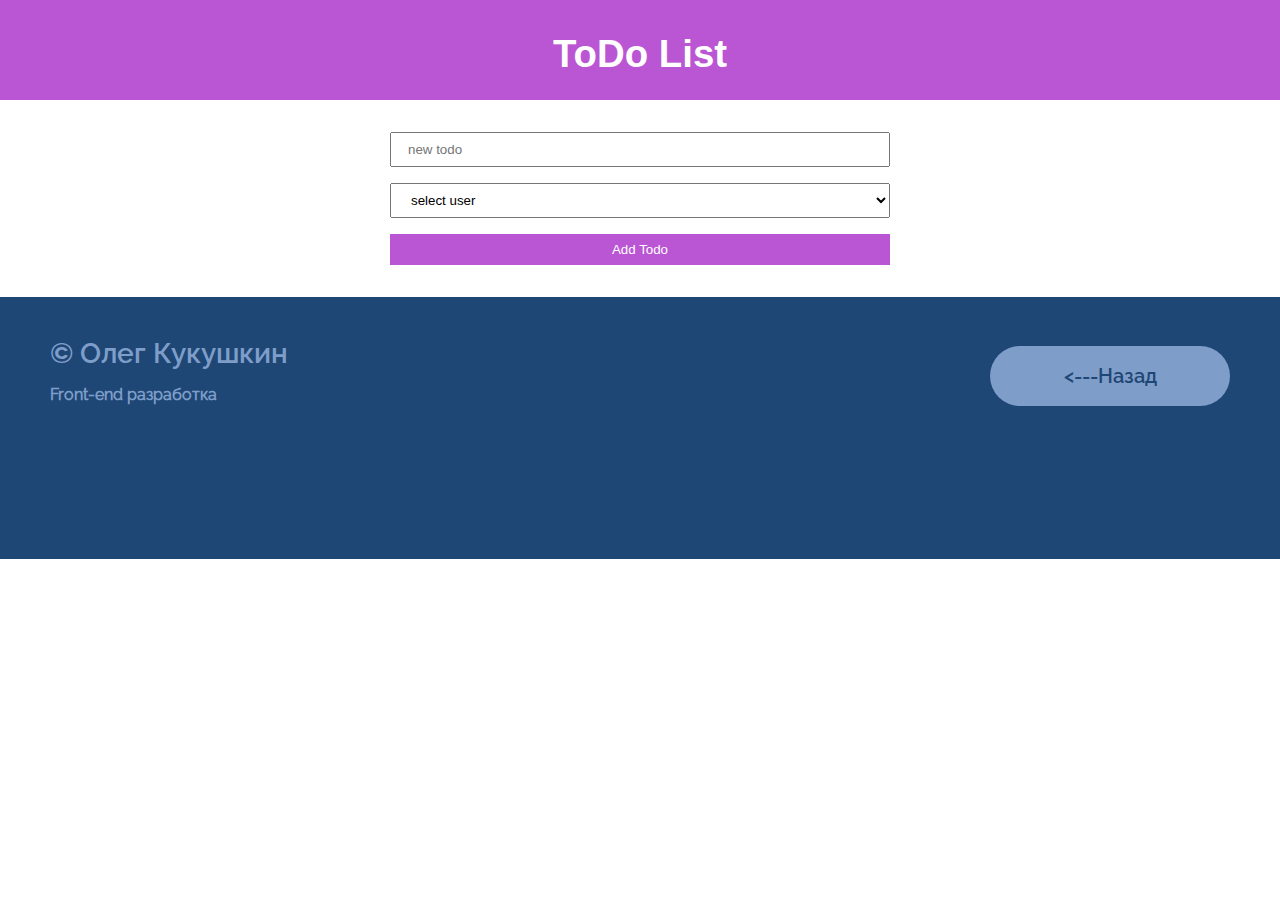
<file: todolist-typescript/public/index.html>
<!DOCTYPE html>
<html lang="en">
	<head>
		<meta charset="UTF-8" />
		<meta http-equiv="X-UA-Compatible" content="IE=edge" />
		<meta name="viewport" content="width=device-width, initial-scale=1.0" />
		<title>ToDo List</title>
		<link rel="stylesheet" href="style.css" />
		<link rel="stylesheet" href="media.css" />
	</head>

	<body>
		<header>
			<h1>ToDo List</h1>
		</header>

		<main>
			<form autocomplete="off">
				<label>
					<input
						id="new-todo"
						name="todo"
						type="text"
						placeholder="new todo"
					/>
				</label>
				<select id="user-todo" name="user">
					<option disabled selected>select user</option>
				</select>
				<button>Add Todo</button>
			</form>
			<ul id="todo-list"></ul>
		</main>

		<footer>
			<div class="footer-copyright">
				<div class="footer-copyright-name">© Олег Кукушкин</div>
				<p>Front-end разработка</p>
			</div>

			<div class="footer-button">
				<a href="../../index.html"
					><button class="footer-btn"><---Назад</button></a
				>
			</div>
		</footer>

		<script src="app.js"></script>
	</body>
</html>
</file>
<file: home/css/main.css>
/*fonts*/

@font-face {
	font-family: "Raleway-Medium";
	src: url("../fonts-family/Raleway-Medium.ttf");
}
@font-face {
	font-family: "Raleway-Regular";
	src: url("../fonts-family/Raleway-Regular.ttf");
}

@font-face {
	font-family: "Raleway-SemiBold";
	src: url("../fonts-family/Raleway-SemiBold.ttf");
}

* {
	box-sizing: border-box;
}

html {
	scroll-behavior: smooth;
}

body {
	margin: 0;
	font-family: "Raleway-SemiBold";
	color: black;
}

img {
	max-width: 100%;
}

.container {
	max-width: 1140px;
	margin-left: auto;
	margin-right: auto;
	padding-left: 15px;
	padding-right: 15px;
}

/* header */

header {
	position: relative;
	display: flex;
	flex-direction: column;
	justify-content: center;
	align-items: center;

	width: 100%;
	height: 100vh;
	background-color: #556983;
	background-image: url("../img/header/header-bg.jpg");
	background-size: cover;
}

.header-title {
	margin: 0;
	margin-bottom: 25px;
	font-size: 56px;
	line-height: 130%;
	text-align: center;
	color: white;
}

.header-subtitle {
	margin: 0;
	font-weight: bold;
	font-size: 16px;
	line-height: 150%;
	text-align: center;
	letter-spacing: 0.2em;
	text-transform: uppercase;
	color: white;
}

.header-arrow {
	width: 40px;
	height: 40px;
	position: absolute;
	bottom: 30px;
	/* left: 50%; */
	transform: translate(-50% 0);
}

@keyframes bounce {
	0%,
	20%,
	60%,
	100% {
		transform: translateY(0);
		transform: translateY(0);
	}

	40% {
		transform: translateY(-20px);
		transform: translateY(-20px);
	}

	80% {
		transform: translateY(-10px);
		transform: translateY(-10px);
	}
}

.header-arrow:hover {
	animation: bounce 1s;
}

/* portfolio */

.portfolio {
	padding-top: 80px;
	padding-bottom: 115px;
}

.portfolio-header {
	margin: 0;
	margin-bottom: 70px;
	font-weight: 700;
	font-size: 46px;
	line-height: 130%;
	text-align: center;
	color: black;
}

.portfolio-cards-wrapper {
	display: flex;
	flex-wrap: wrap;
	justify-content: space-between;
}

.card {
	margin-bottom: 30px;
	max-width: 540px;
	background-color: white;
	box-shadow: 0px 10px 40px rgba(126, 155, 189, 0.35);
	transition: transform 0.2s ease-in;
	align-items: center;
}

.card:hover {
	transform: translateY(-15px);
}

.card-link {
	padding: 20px;
	display: block;
	color: black;
	text-decoration: none;
	transition: color 0.2s ease-in;
}

.card-link:hover {
	color: rgb(39, 91, 236);
}

.card:last-child,
.card:nth-last-child(2) {
	margin-bottom: 0;
}

.card-img {
	margin-bottom: 20px;
}

.card-title {
	margin: 0;
	margin-bottom: 13px;
	font-weight: 600;
	font-size: 24px;
	line-height: 130%;
}

.card p {
	margin: 0;
	font-size: 16px;
	line-height: 130%;
}

/* footer */

footer {
	background-color: #1e4776;
	padding-top: 45px;
	padding-bottom: 130px;
	color: white;
}

.footer-row {
	display: flex;
	justify-content: space-between;
}

.footer-copyright {
	max-width: 540px;
	color: #7e9ec9;
	line-height: 1.3;
}

.footer-copyright-name {
	font-weight: 700;
	font-size: 28px;
	margin-bottom: 30px;
}

.footer-copyright p {
	font-size: 16px;
	font-weight: 600;
	margin: 0;
	margin-bottom: 15px;
}

.footer-button {
	margin-bottom: 30px;
}

.footer-btn {
	cursor: pointer;
	font-family: "Raleway-SemiBold";
	font-size: 20px;
	color: #1e4776;
	background: #7e9ec9;
	width: 240px;
	height: 60px;
	border-radius: 50px;
	border: #181818;
	transition: all 0.2s ease-in;
}

.footer-btn:hover {
	color: #7e9ec9;
	border: #7e9ec9 2px solid;
	background: #1e4776;
}
</file>
<file: home/css/media.css>
@media (max-width: 1140px) {
    .card {
        width: calc(50% - 15px);
    }

    footer {
        padding-top: 40px;
        padding-bottom: 60px;
    }

    .footer-row {
        flex-direction: column-reverse;
        align-items: center;
        text-align: center;
    }

    #footer-icons-row {
        text-align: left;
    }

}

@media (max-width: 760px) {
    .header-title {
        font-size: 32px;
    }

    .header-subtitle {
        font-size: 14px;
    }

    .portfolio {
        padding-top: 40px;
        padding-bottom: 60px;
    }

    .portfolio-header {
        font-size: 32px;
        margin-bottom: 30px;
    }

    .portfolio-cards-wrapper {
        justify-content: center;
    }

    .card {
        max-width: 530px;
        width: 100%;
    }

    .card:nth-last-child(2) {
        margin-bottom: 30px;
    }

    .card-link {
        padding: 15px;
    }

    .card-img {
        margin-bottom: 10px;
    }

    .card-title {
        font-size: 18px;
        margin-bottom: 10px;
    }

    .card p {
        font-size: 14px;
    }

    .footer-copyright-name {
        font-size: 10px;
        margin-bottom: 5px;
    }

    .footer-copyright p {
        font-size: 14px;
    }

    .footer-icons p {
        font-size: 14px;
    }

    .icons-w {
        width: 20px;
    }

    #footer-icons-row {
        margin-left: 16px;
        margin-bottom: 16px;
    }
}
</file>
<file: checker/css/style.css>
@font-face {
    font-family: 'Raleway-Regular';
    src: url("../../home/fonts-family/Raleway-Regular.ttf");
}

@font-face {
    font-family: 'Raleway-SemiBold';
    src: url("../../home/fonts-family/Raleway-SemiBold.ttf");
}

/* body */
* {
    padding: 0;
    margin: 0;
    font-family: sans-serif;
}

body {
    background: #030303;
}

.conteiner {
    margin: 50px;
}

/* header */
header {
    text-align: center;
    border-radius: 15px;
    background: #1f1f1f;
    color: #22b455;
    padding: 25px;
}

/* cards */
.card {
    margin: 15px;
    background: #1f1f1f;
    border-radius: 15px;
    color: #80ce87;
}

.card-header {
    text-align: center;
    padding: 15px;
    border-radius: 15px;
    color: #030303;
    background: #22b455;
    margin-bottom: 20px;
}

.card-body {
    border-radius: 15px;
    padding: 15px;
}

.card h2 {
    margin: 10px;
}

.card p {
    margin: 10px;
    color: #03A062;
    font-family: monospace;
    font-size: 18px;
    margin-bottom: 30px;
}

/* one-section */
.one-section {
    margin-top: 25px;
    display: grid;
    grid-template-columns: .5fr .9fr .6fr .6fr;
}

/* two-section */
.two-section {
    display: grid;
    grid-template-columns: .5fr .5fr 1fr;
}

.card-fingerprint {
    margin: 15px 0;
}

/* margin 0 */
.card-display, .card-history {
    margin-right: 0;
}

.card-ip, .card-geo {
    margin-left: 0;
}

/* footer */
footer {
    display: flex;
    justify-content: space-between;
    background-color: #1E4776;
    padding-top: 40px;
    padding-bottom: 140px;
    color: white;
}

.footer-copyright {
    margin-left: 50px;
    max-width: 540px;
    color: #7e9ec9;
    font-family: 'Raleway-Regular';
}

.footer-copyright-name {
    font-weight: 700;
    font-size: 28px;
    margin-bottom: 15px;
    font-family: 'Raleway-SemiBold';
}

.footer-copyright p {
    font-size: 16px;
    font-weight: 600;
    margin: 0;
    margin-bottom: 15px;
}

.footer-button {
    margin-right: 50px;
}

.footer-btn {
    font-family: 'Raleway-SemiBold';
    font-size: 20px;
    color: #1E4776;
    background: #7e9ec9;
    width: 240px;
    height: 60px;
    border-radius: 50px;
    border: #181818;
    margin-top: 9px;
    transition: background 0.2s linear;
}

.footer-btn:hover {
    cursor: pointer;
    color: #7e9ec9;
    border: #7e9ec9 2px solid;
    background: #1E4776;
}
</file>
<file: checker/css/media.css>
@media (max-width: 1100px) {
    .one-section {
        grid-template-columns: .5fr 1fr;
    }

    .two-section {
        grid-template-columns: 1fr 1fr;
    }

    .card-time, .card-display, .card-os {
        margin-right: 0;
    }

    .card-lang, .card-history {
        margin-left: 0;
    }

    .card-history {
        margin-right: 15px;
    }
}

@media (max-width: 910px) {
    .one-section {
        display: block;
    }

    .one-section .card {
        margin-right: 0;
        margin-left: 0;
    }

    .card-fingerprint {
        word-break: break-all;
    }
}

@media (max-width: 700px) {
    .two-section {
        display: block;
    }

    .two-section .card {
        margin-right: 0;
        margin-left: 0;
    }

    /* footer */
    footer {
        display: block;
        padding-bottom: 40px;
    }

    .footer-button {
        text-align: center;
        margin: auto;
    }

    .footer-copyright {
        text-align: center;
        margin: auto;
    }
}

@media (max-width: 400px) {
    header {
        font-size: 10px;
    }

    .card-header h1 {
        font-size: 20px;
    }

    .card h2 {
        font-size: 18px;
    }

    .card p {
        font-size: 14px;
    }
}
</file>
<file: mogo/css/style.css>
@font-face {
    font-family: 'Raleway-Regular';
    src: url("../../home/fonts-family/Raleway-Regular.ttf");
}

@font-face {
    font-family: 'Raleway-SemiBold';
    src: url("../../home/fonts-family/Raleway-SemiBold.ttf");
}

@font-face {
    font-family: 'Montserrat-Regular';
    src: url("../fonts/Montserrat/Montserrat-Regular.ttf");
}

@font-face {
    font-family: 'Montserrat-Bold';
    src: url("../fonts/Montserrat/Montserrat-Bold.ttf");
}

@font-face {
    font-family: 'KaushanScript';
    src: url("../fonts/kaushan-script/KaushanScript-Regular.ttf");
}

@font-face {
    font-family: 'Roboto-Regular';
    src: url("../fonts/roboto/Roboto-Regular.ttf");
}

@font-face {
    font-family: 'Roboto-LightItalic';
    src: url("../fonts/roboto/Roboto-LightItalic.ttf");
}

* {
    padding: 0;
    margin: 0;
    font-family: 'Montserrat-Regular';
}

html {
    scroll-behavior: smooth;
}

/* header */

header {
    background: url(../img/picture.jpg);
    background-size: cover;
    width: 100%;
    height: 100vh;
    
}

.head {
    display: flex;
    padding: 40px;
}

.head ul{
    display: flex;
    list-style-type: none;
}

.nav {
    text-transform: uppercase;
    position: relative;
    top: 13px;
    margin-left: auto;
}

.nav a {
    font-size: 14px;
}

.head a {
    text-decoration: none;
    color: #fff;
}

.head-elem {
    margin-left: 50px;
}

.head-elem-a, #nav-icons-1, #nav-icons-2 {
    transition: color 0.2s linear;
}

.head-elem-a:hover {
    color: #fce38a;
}

.head-elem-a {
    position: relative;
}

.head-elem-a:hover:before {
    transform: scaleX(1);
}

.head-elem-a:before {
    content: '';
    width: 100%;
    height: 3px;
    background: #fce38a;
    position: absolute;
    left: 0;
    bottom: -5px;
    transform: scaleX(0);
    transition: transform 0.2s linear;
}

.logo {
    cursor: default;
}

.logo a{
    font-family: 'Montserrat-Bold';
    font-size: 30px;
    cursor: default;
}

.head-body {
    color: #fff;
    text-align: center;
    margin-top: 100px;
}

.template {
    font-family: 'KaushanScript';
    font-size: 72px;
    margin-bottom: 40px;
}

.welcome {
    font-family: 'Montserrat-Bold';
    font-size: 100px;
    text-transform: uppercase;
    max-width: 730px;
    margin: auto;
    line-height: 90px;
    margin-bottom: 30px;
}

.welcome-btn button {
    color: #fff;
    font-family: 'Montserrat-Bold';
    font-size: 14px;
    text-transform: uppercase;
    background: none;
    border: solid 3px white;
    margin-top: 40px;
    transition: background 0.2s linear;
    cursor: pointer;
}

.welcome-btn button p {
    margin: 12px 30px;
}

.welcome-btn button:hover {
    background: #fff;
    color: #eec788;
}

/* about */

.about {
    /* margin-top: 140px; */
    padding-top: 140px;
    text-align: center;
}

.about h4 {
    font-family: 'KaushanScript';
    font-size: 24px;
    margin-bottom: 10px;
    color: #333;
}

.about h2 {
    text-transform: uppercase;
    font-family: 'Montserrat-Bold';
    font-size: 30px;
    margin-bottom: 30px;
    color: #333;
}

.about p {
    max-width: 1100px;
    text-align: center;
    margin: auto;
    font-family: 'Roboto-Regular';
    font-size: 15px;
    margin-top: 40px;
    margin-bottom: 100px;
    color: #999;
}

.about-img img:nth-child(2), .about-img img:nth-child(3) {
    margin-left: 30px;
}

.about-img {
    margin-bottom: 100px;
}

/* facts */

.facts {
    background: #95e1d3;
    color: #fff;
    padding: 90px;
    text-align: center;
    align-items: center;
}

.facts table{
    margin: auto;
}

.f-nums {
    font-family: 'Montserrat-Bold';
    font-size: 72px;
    padding-left: 100px;
}

.f-desc {
    font-family: 'Montserrat-Regular';
    font-size: 14px;
    text-transform: uppercase;
    padding-left: 100px;
}

.f-nums:nth-child(1), .f-desc:nth-child(1) {
    padding-left: 0;
}

/* service */

.service {
    margin-top: 100px;
    margin-bottom: 100px;
    text-align: center;
}

.service h4 {
    font-family: 'KaushanScript';
    font-size: 24px;
    margin-bottom: 10px;
}

.service h2 {
    font-family: 'Montserrat-Bold';
    font-size: 30px;
    text-transform: uppercase;
    margin-bottom: 30px;
}

.service-blocks {
    display: flex;
    justify-content: center;
    margin: 50px;
}

.s-block {
    display: flex;
    justify-content: space-between;
}

.s-picture {
    margin: auto 20px;
}

.s-text {
    text-align: start;
    width: 300px;
}

.s-text h3 {
    font-family: 'Montserrat-Regular';
    font-size: 14px;
    text-transform: uppercase;
    margin-bottom: 10px;
    color: #333;
}

.s-text p  {
    font-family: 'Roboto-Regular';
    font-size: 15px;
    color: #999;
}

hr {
    margin: auto;
    width: 1115px;
    color: #e5e5e5;
}

/* feauture */

.feauture {
    background: url("../img/Rectangle.jpg");
    background-repeat: no-repeat;
    padding-top: 90px;
    text-align: center;
}

.feauture h4 {
    font-family: 'KaushanScript';
    font-size: 24px;
    margin-bottom: 10px;
}

.feauture h2 {
    font-family: 'Montserrat-Bold';
    font-size: 30px;
    text-transform: uppercase;
    margin-bottom: 30px;
}

.f-img {
    margin-top: 43px;
}

.f-phone {
    position: relative;
    bottom: 400px;
    left: -250px;
}

/* blog */

.blog {
    margin-top: -500px;
    text-align: center;
    padding-top: 150px;
    padding-bottom: 100px;
}

.blog h4 {
    font-family: 'KaushanScript';
    font-size: 24px;
    margin-bottom: 10px;
}

.blog h2 {
    font-family: 'Montserrat-Bold';
    font-size: 30px;
    text-transform: uppercase;
    margin-bottom: 30px;
}

.blog-section {
    display: flex;
    justify-content: center;
    margin-top: 60px;
}

.blog-card {
    margin-left: 30px;
    justify-content: start;   
}

.blog-card:nth-child(1) {
    margin-left: 0;
}

.blog-text {
    text-align: start;
}

.blog-text h1 {
    font-family: 'Montserrat-Regular';
    font-size: 14px;
    text-transform: uppercase;
    margin-top: 20px;
    margin-bottom: 20px;
}

.blog-text p{
    font-family: 'Roboto-Regular';
    font-size: 14px;
    color: #999;
    width: 300px;
    margin-bottom: 20px;
}

.info-view {
    display: flex;
}

.info-view p{
    font-family: 'Roboto-LightItalic';
    font-size: 15px;
    color: #999;
    margin-left: 10px;
}

.info-view p:nth-child(2) {
    margin-right: 30px;
}

/* footer */

footer {
    display: flex;
    justify-content: space-between;
    background-color: #1E4776;
    padding-top: 40px;
    padding-bottom: 140px;
    color: white;
}

.footer-copyright {
    margin-left: 140px;
    max-width: 540px;
    color: #7e9ec9;
    font-family: 'Raleway-Regular';
}

.footer-copyright-name {
    font-weight: 700;
    font-size: 28px;
    margin-bottom: 15px;
    font-family: 'Raleway-SemiBold';
}

.footer-copyright p {
    font-size: 16px;
    font-weight: 600;
    margin: 0;
    margin-bottom: 15px;
}

.footer-button {
    margin-right: 140px;
}

.footer-btn {
    font-family: 'Raleway-SemiBold';
    font-size: 20px;
    color: #1E4776;
    background: #7e9ec9;
    width: 240px;
    height: 60px;
    border-radius: 50px;
    border: #181818;
    margin-top: 9px;
    transition: background 0.2s linear;
}

.footer-btn:hover {
    cursor: pointer;
    color: #7e9ec9;
    border: #7e9ec9 2px solid;
    background: #1E4776;
}
</file>
<file: mogo/css/media.css>
@media(max-width: 1200px) {
    .about-img img {
        width: 340px;
    }

    .facts table{
        max-width: 350px;
    }

    .f-desc {
        font-size: 13px;
    }

    .blog-card {
        text-align: start;
    }

    .blog-card img {
        max-width: 300px;        
    }

    .blog-text p {
        max-width: 300px;
    }
}

@media(max-width: 1120px) {
    hr {
        max-width: 1000px;
    }

    .f-nums {
        font-size: 62px;
    }
}

@media(max-width: 1100px) {
    .about-img img {
        width: 300px;
    }

    .s-text p{
        font-size: 13px;
    }

    .s-text h3 {
        font-size: 13px;
    }

    .s-text {
        width: 250px;
    }

    .about p {
        max-width: 1000px;
    }

    .f-desc {
        font-size: 11px;
    }

    .info-view p{
        font-size: 14px;
    }
}

@media(max-width: 1000px) {
    hr {
        max-width: 900px;
    }

    .s-text p{
        font-size: 12px;
    }

    .s-text h3 {
        font-size: 12px;
    }

    .s-text {
        width: 200px;
    }

    .info-view p{
        font-size: 13px;
    }
}

@media(max-width: 970px) {
    .about-img img {
        width: 250px;
    }

    .about p {
        max-width: 850px;
    }

    .blog-card img {
        max-width: 250px;
    }

    .blog-text h1 {
        font-size: 12px;
    }

    .blog-text p {
        font-size: 12px;
        max-width: 250px;
    }

    .f-nums {
        font-size: 52px;
        padding-left: 70px;
    }

    .f-desc {
        font-size: 9px;
        padding-left: 70px;
    }

    .info-view p{
        font-size: 12px;
    }
}

@media(max-width: 900px) {
    hr {
        max-width: 740px;
    }

    .s-text p{
        font-size: 12px;
    }

    .s-text h3 {
        font-size: 12px;
    }

    .s-text {
        width: 180px;
    }

    .info-view p{
        font-size: 11px;
    }
}

@media(max-width: 820px) {
    .head-elem {
        margin-left: 25px;
    }

    .about-img img {
        width: 200px;
    }

    .about p {
        max-width: 650px;
    }

    .blog-card img {
        max-width: 200px;
    }

    .blog-text h1 {
        font-size: 10px;
    }

    .blog-text p {
        font-size: 10px;
        max-width: 200px;
    }

    .s-picture {
        margin: auto 16px;
    }

    .f-nums {
        padding-left: 50px;
    }

    .f-desc {
        padding-left: 50px;
    }

    .info-view p{
        font-size: 10px;
    }
}

@media(max-width: 760px) {
    .about-img {
        display: block;
    }

    .about-img img:nth-child(2), .about-img img:nth-child(3) {
        margin-left: 0;
    }

    .about-img img {
        width: 380px;
        margin-top: 30px;
    }

    .service-blocks {
        display: block;
        text-align: center;
    }

    .s-block {
        justify-content: center;
        margin-top: 50px;
    }

    .s-text p{
        font-size: 15px;
    }

    .s-text h3 {
        font-size: 14px;
    }

    .s-text {
        width: 300px;
    }

    hr {
        max-width: 320px;
    }
    
    .f-img img{
        width: 350px;
        position: relative;
        top: 105px;
    }

    .f-phone {
        position: relative;
        bottom: 180px;
        left: -185px;
    }

    .f-phone img {
        width: 200px;
    }

    .feauture {
        padding-top: 140px;
        margin-bottom: 200px;
    }

    .info-view p{
        font-size: 15px;
    }

    .blog-section {
        display: block;
    }

    .blog-card {
        margin-left: 0;
        text-align: center;
    }

    .blog-card img {
        max-width: 380px
    }

    .blog-text {
        text-align: center;
    }

    .blog-text h1 {
        font-size: 14px;
    }

    .blog-text p {
        font-size: 14px;
        max-width: 300px;
        margin: 20px auto;
    }

    .info-view {
        justify-content: center;
        margin-bottom: 30px;
    }

    footer {
        display: block;
        padding-bottom: 40px;
    }

    .footer-button {
        text-align: center;
        margin: auto;
    }

    .footer-copyright {
        text-align: center;
        margin: auto;
    }

    .open {
        display: flex !important;
    }

    .none {
        overflow: hidden;
    }

    .burger {
        margin-top: 10px;
        margin-left: auto;
        margin-right: 0;
        display: flex;
        position: relative;
        z-index: 50;
        align-items: center;
        width: 30px;
        height: 18px;
    }

    .burger span {
        height: 2px;
        width: 100%;
        transform: scale(1);
        background-color: #fff;
    }

    .burger::before, .burger::after {
        content: '';
        position: absolute;
        height: 2px;
        width: 100%;
        background-color: #fff;
        transition: all 0.3s ease 0s;
    }

    .burger::before {
        top: 0;
    }

    .burger::after {
        bottom: 0;
    }

    .burger.active span {
        transform: scale(0);
    }

    .burger.active::before {
        top: 50%;
        transform: rotate(-45deg) translate(0, -50%);
    }

    .burger.active::after {
        top: 50%;
        transform: rotate(45deg) translate(0, 50%);
    }

    .nav {
        display: none;
        flex-direction: column;
        position: fixed;
        height: 100%;
        width: 100%;
        top: 0;
        bottom: 0;
        left: 0;
        right: 0;
        z-index: 50;
        overflow: auto;
        text-align: center;
        padding-top: 100px;
        background-color: #000;
        animation: burgerAnimation 0.4s;
    }

    .nav ul {
        flex-direction: column;
        row-gap: 30px;
    }

    @keyframes burgerAnimation {
        from {opacity: 0;}
        to {opacity: 1;}
    }

    .about p {
        max-width: 380px;
    }

    .f-nums {
        font-size: 50px;
        padding-left: 30px;
    }

    .f-desc {
        font-size: 9px;
        padding-left: 30px;
    }

    .facts {
        padding: 50px;
    }
}

@media (max-width: 600px) {
    .template {
        font-size: 42px;
    }

    .welcome {
        font-size: 70px;
        max-width: 500px;
    }

    .f-img img{
        width: 250px;
        position: relative;
        top: 117px;
    }

    .f-phone {
        position: relative;
        bottom: 25px;
        left: -100px;
    }

    .f-phone img {
        width: 100px;
    }

    .feauture {
        max-height: 600px;
        padding-top: 80px;
        margin-bottom: 500px;
    }

    .f-nums {
        font-size: 50px;
        padding-left: 30px;
    }

    .f-desc {
        font-size: 9px;
        padding-left: 30px;
    }

    .facts {
        padding: 30px;
    }

    .facts table {
        min-width: 200px;
    }
}

@media (max-width: 520px) {
    
    .f-nums {
        font-size: 30px;
        padding-left: 10px;
    }

    .f-desc {
        font-size: 9px;
        padding-left: 10px;
    }

    .facts {
        padding: 30px;
    }

    .facts table {
        min-width: 150px;
    }
}

@media (max-width: 400px) {
    .template {
        font-size: 32px;
        margin-bottom: 20px;
    }

    .welcome {
        font-size: 50px;
        max-width: 300px;
        line-height: 50px;
    }

    .about p {
        max-width: 300px;
    }

    .about-img img {
        width: 300px;
        margin-top: 10px;
    }

    .f-nums {
        padding-left: 10px;
    }

    .facts {
        padding: 10px;
    }

    .s-text p{
        font-size: 13px;
    }

    .s-text h3 {
        font-size: 12px;
    }

    .s-picture {
        margin: auto 10px;
    }

    hr {
        max-width: 300px;
    }

    .info-view p{
        font-size: 14px;
    }

    .blog-card img {
        max-width: 300px
    }

    .blog-text h1 {
        font-size: 13px;
    }

    .blog-text p {
        font-size: 13px;
        max-width: 300px;
    }

    .info-view p {
        font-size: 14px;
    }
}
</file>
<file: shop/css/styles.css>
@font-face {
    font-family: 'Raleway-Medium';
    src: url("../../home/fonts-family/Raleway-Medium.ttf");
}

@font-face {
    font-family: 'Raleway-Regular';
    src: url("../../home/fonts-family/Raleway-Regular.ttf");
}

@font-face {
    font-family: 'Raleway-SemiBold';
    src: url("../../home/fonts-family/Raleway-SemiBold.ttf");
}

* {
    margin: 0;
    padding: 0;
}

body {
    color: #181818;
    background-color: #fefefe;
}


/* header */

header {
    background-image: url("../img/gradient.png");
    margin: auto;
    text-align: center;
    background-size: cover;
}

.head {
    display: flex;
    padding: 40px;
    justify-content: space-between;
}

.logo {
    cursor: pointer;
}

.nav li{
    margin-left: 60px;
    cursor: pointer;
}

.nav ul{
    display: flex;
    list-style-type: none;
    font-family: 'Raleway-Medium';
    font-size: 18px;
}

/* section */

.section {
    margin: 0 100px;
}

/* preview */

.preview {
    margin-top: 150px;
    display: flex;
    font-family: 'Raleway-Regular';
    justify-content: space-between;
}

.preview-body {
    width: 670px;
    text-align: start;
}

.preview-body h1 {
    font-size: 45px;
    font-weight: 300;
    line-height: 60px;
}

.preview-body p {
    font-size: 22px;
    width: 640px;
    margin-top: 45px;
}

.preview-body button {
    font-family: 'Raleway-SemiBold';
    font-size: 20px;
    color: white;
    width: 185px;
    height: 55px;
    background-color: #181818;
    border-radius: 50px;
    border: #181818;
    margin-top: 45px;
    transition: all 0.2s linear;
    cursor: pointer;
}

.preview-body button:hover {
    color: #181818;
    border: #181818 2px solid;
    background-color: #fefefe;
}

.preview-img {
    position: relative;
    bottom: 100px;
    margin-bottom: 50px;
}

/* bestsellers */

.bestsellers {
    margin-top: 200px;
    margin-bottom: 150px;
}

.best-head {
    display: flex;
    justify-content: space-between;
    margin-bottom: 50px;
}

.best-head h2 {
    font-family: 'Raleway-Regular';
    font-size: 48px;
}

.best-head a {
    font-family: 'Raleway-SemiBold';
    font-size: 20px;
    color: #181818;
    height: 100%;
    position: relative;
    top: 25px;
}

.best-rows {
    display: flex;
    justify-content: space-between;
    /* margin: auto; */
}

.best-text {
    display: flex;
    justify-content: space-between;
}

.best-text p {
    font-family: 'Raleway-SemiBold';
    font-size: 18px;
}

.best-cost {
    font-family: 'Raleway-Regular' !important;
}

/* lead */

.lead {
    background: url("../img/lead/8.png");
    height: 545px;
    background-size: cover;
}

.lead-body {
    padding-top: 180px;
}

.lead h2 {
    font-family: 'Raleway-Regular';
    font-size: 46px;
}

.lead-text {
    font-family: 'Raleway-Regular';
    font-size: 22px;
    max-width: 660px;
    margin-top: 40px;
}

.lead button{
    font-family: 'Raleway-SemiBold';
    font-size: 20px;
    color: #fefefe;
    width: 185px;
    height: 55px;
    background-color: #181818;
    border-radius: 50px;
    border: #181818;
    margin-top: 40px;
    transition: all 0.2s linear;
    cursor: pointer;
}

.lead button:hover {    
    color: #181818;
    border: #181818 2px solid;
    background-color: #ecedf1;
}

/* products*/

.products {
    margin-top: 100px;
}

.product {
    display: flex;
    justify-content: space-between;
}

.product-head {
    display: flex;
    font-family: 'Raleway-Regular';
    font-size: 46px;
    margin-bottom: 40px;
}

.product-head p {
    font-family: 'Raleway-SemiBold';
    font-size: 22px;
    position: relative;
    bottom: 5px;
    margin-left: 10px;
}

.product-head svg {
    margin-left: 45px;
}

.product-body p {
    font-family: 'Raleway-Regular';
    font-size: 20px;
    margin-top: 20px;
}

.product-colors p {
    font-family: 'Raleway-SemiBold';
    font-size: 18px;
    margin-bottom: 20px;
    margin-top: 60px;
}

.product-colors svg {
    margin-right: 20px;
    margin-bottom: 25px;
}

.specs-card {
    display: flex;
}

.specs-card svg {
    position: relative;
    top: 40px;
}

.specs-card p {
    font-family: 'Raleway-Regular';
    font-size: 18.52px;
}

.product-cost {
    width: 465px;
    display: flex;
    justify-content: space-between;
}

.product-cost p {
    font-family: 'Raleway-SemiBold';
    font-size: 32px;
    margin-top: 60px;
}

.product-cost button {
    font-family: 'Raleway-SemiBold';
    font-size: 20px;
    color:#fefefe;
    background-color: #181818;
    width: 275px;
    height: 60px;
    border-radius: 50px;
    border: #181818;
    margin-top: 50px;
    transition: all 0.2s linear;
}

.product-cost button:hover {
    cursor: pointer;
    color: #181818;
    border: #181818 2px solid;
    background-color: #fefefe;
}

.product-section-two {
    margin-top: 20px;
}

.product-tab {
    display: flex;
    justify-content: space-between;
    margin-top: 100px;
}

.tab-button {
    display: flex;
    margin-bottom: 40px;
}

.tab-button p {
    font-family: 'Raleway-Regular';
    font-size: 32px;
    cursor: pointer;
}

.tab-button svg {
    margin-top: 19px;
    margin-right: 19px;
}

#tab-svg-2 {
    stroke: #fefefe;
}

#tab-btn-2 {
    color: #a3a3a3;
}

.tab-description {
    font-family: 'Raleway-Regular';
    font-size: 22px;
    width: 660px;
}

.tab-specifications {
    display: none;
}

.description-card {
    display: flex;
    font-family: 'Raleway-Regular';
    font-size: 22.5px;
}

.description-card svg {
    margin-top: 20px;
}

/* about */

.about {
    background-image: url('../img/gradient.png');
    margin-top: 150px;
    background-size: cover;
}

.about-body {
    display: flex;
}

.about-photo {
    margin: 20px;
}

.about-photo img {
    margin: 20px 0;
}

.about-text {
    text-align: center;
    margin-top: 100px;
}

.about-text h2 {
    font-family: 'Raleway-Regular';
    font-size: 46px;
}

.about-text p {
    font-family: 'Raleway-Regular';
    font-size: 22px;
    margin-top: 50px;
}

.about-text button {
    font-family: 'Raleway-SemiBold';
    font-size: 20px;
    color:#fefefe;
    background-color: #181818;
    width: 240px;
    height: 60px;
    border-radius: 50px;
    border: #181818;
    margin-top: 75px;
    transition: all 0.2s linear;
}

.about-text button:hover {
    cursor: pointer;
    color: #181818;
    border: #181818 2px solid;
    background-color: #fefefe;
}

/* advantages */

.advantages {
    display: flex;
    margin-top: 150px;
    margin-bottom: 150px;
    justify-content: space-between;
}

.advantages-card {
    display: flex;
    margin-bottom: 40px;
}

.advantages-card:nth-child(5) {
    margin-bottom: 0;
}

.advantages-card p {
    font-family: 'Raleway-Regular';
    font-size: 26px;
    margin: 8px 30px;
}

/* form */

.form-background {
    background-image: url('../img/gradient.png');
    background-size: cover;


    display: flex;
    justify-content: space-between;
    padding: 100px;
}

.form-header h1 {
    font-family: 'Raleway-Regular';
    font-size: 46px;
    margin-bottom: 20px;
}

.form-header p {
    font-family: 'Raleway-Regular';
    font-size: 22px;
    width: 500px;
    margin-bottom: 50px;
}

.form-input {
    font-family: 'Raleway-Regular';
    font-size: 18px;
}

.input-one {
    display: flex;
    justify-content: space-between;
}

.form-radio, .test-box {
    display: flex;
}

.input-body {
    margin-bottom: 30px;
}

.input-one input{
    width: 230px;
    height: 52px;
    font-size: 26px;
}

.input-two input {
    width: 500px;
    height: 52px;
    font-size: 26px;
}

.form-input {
    margin-bottom: 40px;
}

.form-input p {
    margin-bottom: 5px;
}

.form-test p {
    font-family: 'Raleway-Regular';
    font-size: 18px;
}

.test-head {
    margin-bottom: 20px;
}

.form-radio input {
    width: 20px;
}

.form-radio {
    margin-bottom: 20px;
}

.form-radio p {
    margin-right: 30px;
    margin-left: 10px;
}

.test-box input{
    width: 20px;
    margin-right: 10px;
}

.form-button button {
    margin-top: 40px;
    font-family: 'Raleway-SemiBold';
    font-size: 20px;
    color:#fefefe;
    background-color: #181818;
    width: 240px;
    height: 60px;
    border-radius: 50px;
    border: #181818;
    transition: all 0.2s linear;
    cursor: pointer;
}

.form-button button:hover {
    color: #181818;
    border: #181818 2px solid;
    background-color: #fefefe;
}

/* footer */

footer {
    display: flex;
    justify-content: space-between;
    background-color: #1E4776;
    color: white;
    padding: 0 100px;
    padding-top: 40px;
    padding-bottom: 140px;
}

.footer-copyright {
    max-width: 540px;
    color: #7e9ec9;
    font-family: 'Raleway-Regular';
}

.footer-copyright-name {
    font-weight: 700;
    font-size: 28px;
    margin-bottom: 15px;
    font-family: 'Raleway-SemiBold';
}

.footer-copyright p {
    font-size: 16px;
    font-weight: 600;
    margin: 0;
    margin-bottom: 15px;
}

.footer-btn {
    font-family: 'Raleway-SemiBold';
    font-size: 20px;
    color: #1E4776;
    background-color: #7e9ec9;
    width: 240px;
    height: 60px;
    border-radius: 50px;
    border: #181818;
    margin-top: 9px;
    transition: all 0.2s linear;
    cursor: pointer;
}

.footer-btn:hover {
    color: #7e9ec9;
    border: #7e9ec9 2px solid;
    background-color: #1E4776;
}
</file>
<file: shop/css/media.css>
@media (max-width: 1330px) {
    .best-card img{
        width: 300px;
    }

    .product-head {
        font-size: 40px;
    }

    .product-section-two img {
        width: 550px
    }
}

@media (max-width: 1270px) {
    .preview-img img {
        width: 90%;
    }

    .about-text h2 {
        font-size: 42px;
    }

    .advantages img {
        width: 400px;
    }
        
    .form-img img {
        width: 450px;
    }

    .product-section-two img {
        width: 450px;
    }
}

@media (max-width: 1172px) {
    .description-card {
        font-size: 21.5px;
    }

    .preview-body h1 {
        font-size: 40px;
    }

    .best-head h2 {
        font-size: 40px;
    }

    .lead h2 {
        font-size: 40px;
    }

    .tab-button p {
        font-size: 30px;
    }

    .about-text h2 {
        font-size: 30px;
    }

    .about-text p {
        font-size: 18px;
    }

    .form-header h1 {
        font-size: 40px;
    }
}

@media (max-width: 1162px) {
    .description-card {
        font-size: 21px;
    }
}

@media (max-width: 1157px) {
    .description-card {
        font-size: 20.5px;
    }
}

@media (max-width: 1151px) {
    .description-card {
        font-size: 20px;
    }

    .best-card img {
        width: 250px;
    }

    .form-img img {
        width: 400px;
    }
}

@media (max-width: 1146px) {
    .description-card {
        font-size: 19.5px;
    }
}

@media (max-width: 1141px) {
    .description-card {
        font-size: 19px;
    }
}

@media (max-width: 1137px) {
    .description-card {
        font-size: 18.5px;
    }
}

@media (max-width: 1131px) {
    .description-card {
        font-size: 18px;
    }
}

@media (max-width: 1127px) {
    .description-card {
        font-size: 17.5px;
    }
}

@media (max-width: 1121px) {
    .description-card {
        font-size: 17px;
    }

    .product-section-two img {
        width: 350px;
    }
}

@media (max-width: 1117px) {
    .description-card {
        font-size: 16.5px;
    }
}

@media (max-width: 1111px) {
    .description-card {
        font-size: 16px;
    }

    .product-section-two img {
        width: 250px;
    }
}

@media (max-width: 1107px) {
    .product {
        align-items: center;
    }

    .description-card {
        font-size: 15.5px;
    }

    .product-tab {
        flex-direction: column;
        align-items: center;
    }

    .description-card {
        font-size: 22px;
    }

    .tab-description {
        width: 500px;
    }
}

@media (max-width: 1101px) {
    .form-img img {
        width: 350px;
    }
}

@media (max-width: 1050px) {
    .tab-description {
        font-size: 18px;
    }

    .advantages img {
        width: 250px;
    }

    .form-img img {
        width: 250px;
    }

    .preview-body h1 {
        font-size: 30px;
        line-height: normal;
    }

    .preview-body p {
        font-size: 18px;
    }

    .about-body {
        flex-direction: column;
    }

    .about-photo {
        display: flex;
        justify-content: space-between;
    }

    .about-text {
        margin-top: 0;
    }

    .preview {
        padding-bottom: 50px;
    }

    .product {
        flex-direction: column;
    }

    .product-section-two img {
        margin-top: 30px;
        width: 450px;
    }

    .form-background {
        flex-direction: column;
        align-items: center;
    }

    .form-img img {
        width: 500px;
        margin-top: 40px;
    }

    .best-card img {
        width: 200px;
    }

    .preview {
        flex-direction: column;
        align-items: center;
    }

    .preview-body {
        text-align: center;
    }

    .preview-img img {
        width: 350px;
    }

    .preview-img {
        position: inherit;
        margin-bottom: 0;
    }

    .nav li {
        margin-left: 30px;
    }

    .form-body {
        align-items: center;
    }

    .form-test {
        margin: auto;
    }
}

@media (max-width: 900px) {
    .lead-text {
        font-size: 18px;
    }

    .lead h2 {
        font-size: 30px;
    }

    .best-head h2 {
        font-size: 30px;
    }

    .best-head a {
        top: 5px;
    }

    .advantages {
        flex-direction: column;
        align-items: center;
    }

    .advantages img {
        width: 450px;
        margin-bottom: 50px;
    }

    .form-header h1 {
        font-size: 30px;
    }

    .form-header p {
        font-size: 18px;
    }

    .form-input p {
        font-size: 14px;
    }

    .form-test p {
        font-size: 14px;
    }

    .nav li {
        margin-left: 20px;
    }

    .best-card img {
        width: 170px;
    }

    .description-card {
        font-size: 14px;
    }

    .product-head {
        font-size: 30px;
    }
    
    .product-body p {
        font-size: 18px;
    }
}

@media (max-width: 760px) {
    .open {
        display: flex !important;
    }

    .none {
        overflow: hidden;
    }

    .burger {
        margin-top: -63px;
        margin-left: auto;
        margin-right: 40px;
        display: flex;
        position: relative;
        z-index: 50;
        align-items: center;
        width: 30px;
        height: 18px;
    }

    .burger span {
        height: 2px;
        width: 100%;
        transform: scale(1);
        background-color: #181818;
    }

    .burger::before, .burger::after {
        content: '';
        position: absolute;
        height: 2px;
        width: 100%;
        background-color: #181818;
        transition: all 0.3s ease 0s;
    }

    .burger::before {
        top: 0;
    }

    .burger::after {
        bottom: 0;
    }

    .burger.active span {
        transform: scale(0);
    }

    .burger.active::before {
        top: 50%;
        transform: rotate(-45deg) translate(0, -50%);
    }

    .burger.active::after {
        top: 50%;
        transform: rotate(45deg) translate(0, 50%);
    }

    .nav {
        display: none;
        flex-direction: column;
        position: fixed;
        height: 100%;
        width: 100%;
        top: 0;
        bottom: 0;
        left: 0;
        right: 0;
        z-index: 50;
        overflow: auto;
        text-align: center;
        padding-top: 100px;
        background-color: rgba(255, 255, 255, .95);
        animation: burgerAnimation 0.4s;
    }

    .nav ul {
        flex-direction: column;
        row-gap: 30px;
    }

    @keyframes burgerAnimation {
        from {opacity: 0;}
        to {opacity: 1;}
    }

    .best-rows {
        flex-direction: column;
    }

    .best-img {
        margin: auto;
        text-align: center;
    }

    .best-img img {
        width: auto;
    }

    .best-text {
        justify-content: space-around;
        margin-bottom: 40px;
    }

    .preview-body {
        width: 450px;
    }

    .preview-body p {
        width: 450px;
    }

    .input-one input {
        width: 160px;
        height: 40px;
        font-size: 18px;
    }

    .input-two input{
        width: 400px;
        height: 40px;
        font-size: 18px;
    }

    .form-header p {
        width: 400px;
    }

    .form-img img {
        width: 400px;
    }

    footer {
        flex-direction: column;
        text-align: center;
        padding-bottom: 40px;
    }

    .about-photo img {
        width: 120px;
    }

    .about-text h2 {
        font-size: 25px;
    }
}

@media (max-width: 610px) {
    .about-photo {
        flex-direction: column;
        align-items: center;
    }

    .about-photo img {
        width: auto;
    }

    .form-body {
        width: 350px;
        align-items: center;
    }

    .input-one input {
        width: 100px;
        height: 40px;
        font-size: 18px;
    }

    .input-two input{
        width: 346px;
        height: 40px;
        font-size: 18px;
    }

    .form-header p {
        width: 350px;
    }

    .form-img img {
        width: 350px;
    }

    .description-card {
        justify-content: space-between;
    }

    .description-card svg {
        display: none;
    }

    .tab-description {
        font-size: 14px;
    }

    .preview-body h1 {
        font-size: 22px;
        width: 300px;
    }

    .preview-body, .preview-body p, .preview-img img {
        width: 300px;
    }

    .preview-img img {
        margin-top: 40px;
    }

    .best-head {
        flex-direction: column;
        text-align: center;
        margin: auto;
    }

    .best-head h2 {
        font-size: 22px;
    }

    .best-head a {
        font-size: 18px;
    }

    .best-img img {
        width: 300px;
    }

    .best-card {
        margin: auto;
        align-items: center;
        text-align: center;
    }

    .section {
        margin: 0;
    }

    .best-head {
        margin-bottom: 40px;
    }

    .best-text {
        justify-content: space-between;
    }

    .lead h2 {
        font-size: 22px;
    }

    .lead {
        text-align: center;
    }

    .lead-body {
        padding-top: 50px;
    }

    .product-head {
        font-size: 22px;
        margin-top: 40px;
    }

    .product-body {
        text-align: center;
    }

    .product-colors svg:nth-child(4) {
        margin-right: 0;
    }

    .specs-card svg {
        display: none;
    }

    .specs-card p {
        font-size: 14px;
    }

    .specs-card {
        justify-content: space-between;
    }

    .product-section-two img {
        width: 300px;
    }

    .product-cost {
        flex-direction: column;
        width: 300px;
    }

    .product-cost p {
        font-size: 22px;
    }

    .product-cost button {
        margin: 50px auto;
    }

    .tab-description {
        width: 300px;
    }

    .tab-button p {
        font-size: 22px;
    }

    .tab-button svg {
        margin-top: 12px;
    }

    .about-text h2 {
        font-size: 22px;
    }

    .advantages img {
        width: 300px;
    }

    .advantages-card {
        width: 300px;
        margin: 20px auto;
    }

    .advantages-card p {
        font-size: 18px;
        margin: 14px 15px;
    }

    .advantages-body {
        margin-bottom: 40px;
    }

    .form {
        width: 300px;
        text-align: center;
    }

    .form-header h1 {
        font-size: 22px;
    }

    .form-body {
        width: 300px;
    }

    .form-body p {
        width: 300px;
    }

    .form-img img {
        width: 300px;
    }

    .form-input {
        text-align: start;
    }

    .input-name {
        width: 150px;
    }

    .input-body {
        width: 150px;
    }

    .input-body p {
        width: 150px;
    }

    .input-one input {
        width: 136px;
    }

    .input-name {
        margin-right: 10px;
    }

    .input-two input {
        width: 296px;
    }

    .form-radio p {
        margin-top: 15px;
    }

    footer {
        padding: 40px 0;
    }
}
</file>
<file: todolist-typescript/public/style.css>
@font-face {
	font-family: "Raleway-Regular";
	src: url("../../home/fonts-family/Raleway-Regular.ttf");
}

@font-face {
	font-family: "Raleway-SemiBold";
	src: url("../../home/fonts-family/Raleway-SemiBold.ttf");
}

* {
	box-sizing: border-box;
}
body {
	margin: 0;
	font-size: 1.2rem;
}
header {
	background-color: mediumorchid;
	color: white;
	height: 100px;
	padding: 2rem 1rem;
	text-align: center;
}
h1 {
	font-family: Arial, Helvetica, sans-serif;
	margin: 0;
}
form {
	width: 500px;
	margin: 2rem auto;
	display: flex;
	flex-direction: column;
	gap: 1rem;
}
form input,
form select {
	padding: 0.5rem 1rem;
}
input[type="text"] {
	width: 100%;
}
form > button {
	cursor: pointer;
	background-color: mediumorchid;
	color: white;
	border: none;
	padding: 0.5rem 0.8rem;
	transition: all 0.2s linear;
}
form > button:hover {
	background-color: violet;
}

ul {
	list-style: none;
	width: 500px;
	margin: 2rem auto;
	padding: 0;
}

li span {
	word-break: break-all;
}

.todo-item {
	display: flex;
	gap: 1rem;
	padding: 0.5rem 0;
}
.close {
	color: red;
	cursor: pointer;
	font-weight: bolder;
	transition: all 0.2s linear;
}
.close:hover {
	color: tomato;
}

/* footer */
footer {
	display: flex;
	justify-content: space-between;
	background-color: #1e4776;
	padding-top: 40px;
	padding-bottom: 140px;
	color: white;
}

.footer-copyright {
	margin-left: 50px;
	max-width: 540px;
	color: #7e9ec9;
	font-family: "Raleway-Regular";
}

.footer-copyright-name {
	font-weight: 700;
	font-size: 28px;
	margin-bottom: 15px;
	font-family: "Raleway-SemiBold";
}

.footer-copyright p {
	font-size: 16px;
	font-weight: 600;
	margin: 0;
	margin-bottom: 15px;
}

.footer-button {
	margin-right: 50px;
}

.footer-btn {
	font-family: "Raleway-SemiBold";
	font-size: 20px;
	color: #1e4776;
	background: #7e9ec9;
	width: 240px;
	height: 60px;
	border-radius: 50px;
	border: #181818;
	margin-top: 9px;
	transition: background 0.2s linear;
}

.footer-btn:hover {
	cursor: pointer;
	color: #7e9ec9;
	border: #7e9ec9 2px solid;
	background: #1e4776;
}
</file>
<file: todolist-typescript/public/media.css>
@media (max-width: 600px) {
	form {
		width: 300px;
	}

	ul {
		width: 300px;
	}

	/* footer */
	footer {
		display: block;
		padding-bottom: 40px;
	}

	.footer-button {
		text-align: center;
		margin: auto;
	}

	.footer-copyright {
		text-align: center;
		margin: auto;
	}
}
</file>
